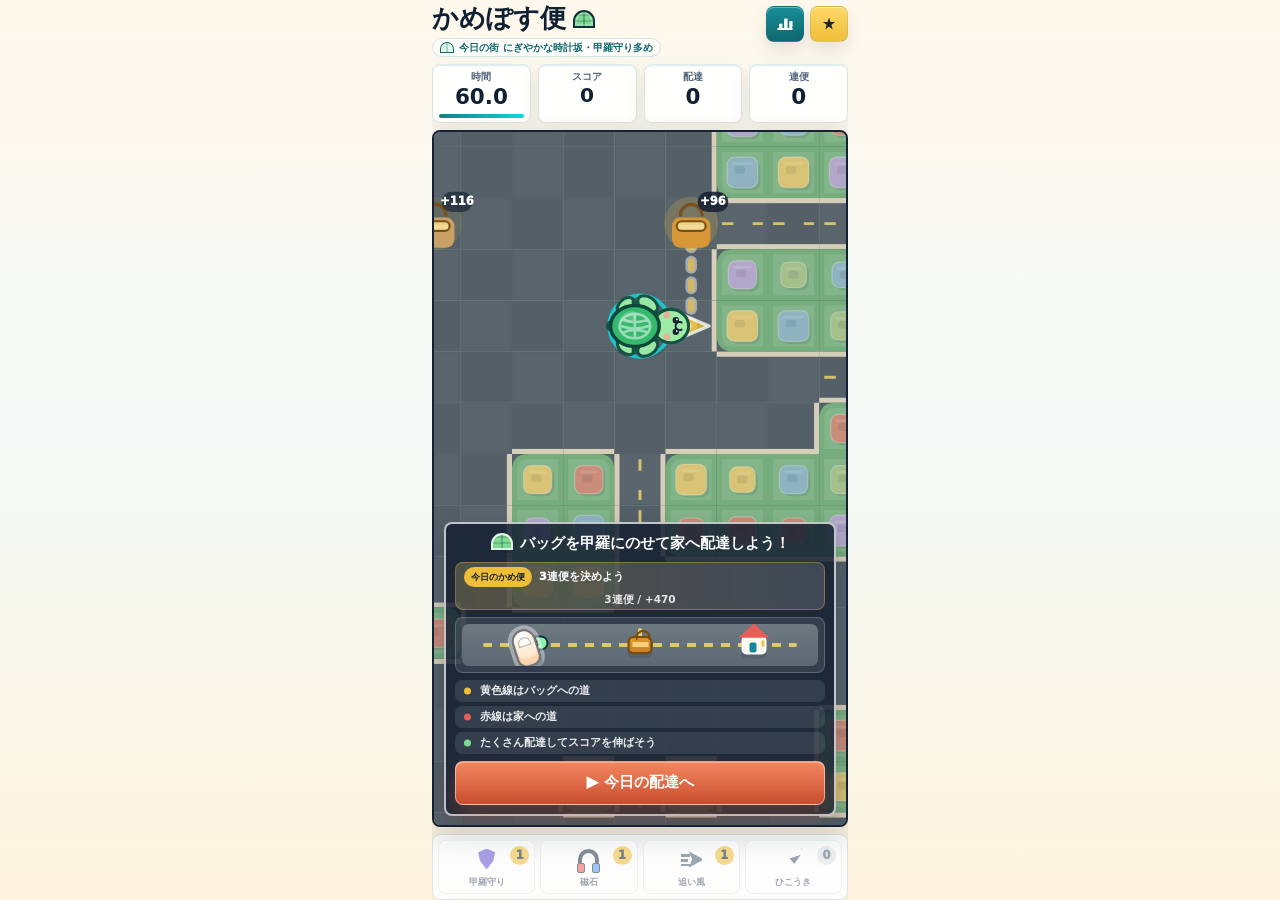
<file: index.html>
<!doctype html>
<html lang="ja">
  <head>
    <meta charset="UTF-8" />
    <meta name="viewport" content="width=device-width, initial-scale=1.0" />
    <meta name="robots" content="index,follow" />
    <meta name="theme-color" content="#128994" />
    <meta name="application-name" content="かめぽす便" />
    <meta
      name="kameposu-ranking-api"
      content="https://aepmulwggolnvnubsvfo.supabase.co/functions/v1/ranking"
    />
    <meta name="apple-mobile-web-app-title" content="かめぽす便" />
    <meta name="apple-mobile-web-app-capable" content="yes" />
    <meta name="apple-mobile-web-app-status-bar-style" content="default" />
    <meta name="format-detection" content="telephone=no" />
    <meta
      name="description"
      content="かめぽす便は、カメの配達員が日替わりの街でバッグを拾って家へ届ける無料ブラウザゲームです。1分で遊べるスマホ向けの配達アクションです。"
    />
    <meta
      name="keywords"
      content="かめぽす便,カメ,配達ゲーム,アクションゲーム,スマホゲーム,ブラウザゲーム,無料ゲーム"
    />
    <meta property="og:locale" content="ja_JP" />
    <meta property="og:type" content="website" />
    <meta property="og:site_name" content="かめぽす便" />
    <meta
      property="og:title"
      content="かめぽす便 | 1分で遊べるカメの配達ゲーム"
    />
    <meta
      property="og:description"
      content="カメの配達員がバッグを拾って家へ届ける、スマホ向けの無料ブラウザゲーム。ログインなしですぐ遊べます。"
    />
    <meta property="og:url" content="https://24-105.github.io/kameposu/" />
    <meta
      property="og:image"
      content="https://24-105.github.io/kameposu/favicon.svg"
    />
    <meta property="og:image:alt" content="かめぽす便のアプリアイコン" />
    <meta name="twitter:card" content="summary" />
    <meta
      name="twitter:title"
      content="かめぽす便 | 1分で遊べるカメの配達ゲーム"
    />
    <meta
      name="twitter:description"
      content="カメの配達員がバッグを拾って家へ届ける、スマホ向けの無料ブラウザゲーム。"
    />
    <meta
      name="twitter:image"
      content="https://24-105.github.io/kameposu/favicon.svg"
    />
    <title>かめぽす便 | 1分で遊べるカメの配達ゲーム</title>
    <link rel="canonical" href="https://24-105.github.io/kameposu/" />
    <link rel="icon" href="./favicon.svg" type="image/svg+xml" />
    <link rel="manifest" href="./site.webmanifest" />
    <link rel="stylesheet" href="./src/styles.css" />
    <script type="application/ld+json">
      {
        "@context": "https://schema.org",
        "@type": "VideoGame",
        "name": "かめぽす便",
        "alternateName": "1分で遊べるカメの配達ゲーム",
        "description": "カメの配達員が日替わりの街でバッグを拾って家へ届ける、スマホ向けの無料ブラウザゲームです。",
        "url": "https://24-105.github.io/kameposu/",
        "image": "https://24-105.github.io/kameposu/favicon.svg",
        "applicationCategory": "GameApplication",
        "operatingSystem": "iOS, Android, Web",
        "gamePlatform": ["Web browser", "Mobile browser"],
        "inLanguage": "ja",
        "genre": [
          "配達ゲーム",
          "アクションゲーム",
          "タイムアタック",
          "ブラウザゲーム",
          "スマホゲーム"
        ],
        "playMode": "SinglePlayer",
        "isAccessibleForFree": true,
        "offers": {
          "@type": "Offer",
          "price": "0",
          "priceCurrency": "JPY"
        }
      }
    </script>
    <!-- Google tag (gtag.js) -->
    <script
      async
      src="https://www.googletagmanager.com/gtag/js?id=G-HR4RD542JC"
    ></script>
    <script>
      window.dataLayer = window.dataLayer || [];
      function gtag() {
        dataLayer.push(arguments);
      }
      gtag("js", new Date());

      gtag("config", "G-HR4RD542JC");
    </script>
  </head>
  <body>
    <main class="app-shell">
      <section class="game-column" aria-label="かめぽす便">
        <header class="top-bar">
          <div>
            <h1>かめぽす便</h1>
            <p id="dateLabel" class="date-label"></p>
          </div>
          <div class="top-actions">
            <button
              id="homeRankingButton"
              class="guide-action guide-action-ranking"
              type="button"
              data-copy="ui.ranking"
              data-copy-aria-label="ui.rankingAria"
            ></button>
            <button
              id="recommendButton"
              class="guide-action guide-action-recommend"
              type="button"
              data-copy="ui.recommendations"
              data-copy-aria-label="ui.recommendationsAria"
            ></button>
            <button
              id="startButton"
              class="primary-button"
              type="button"
              data-copy="buttons.todayDelivery"
            ></button>
          </div>
        </header>

        <div class="hud" aria-label="かめ便の状況">
          <div class="time-card">
            <span data-copy="ui.time"></span>
            <strong id="timeValue">60.0</strong>
            <div id="timeGauge" class="time-gauge" aria-hidden="true">
              <i></i>
            </div>
          </div>
          <div class="score-card">
            <span data-copy="terms.score"></span>
            <strong id="scoreValue">0</strong>
            <small id="scoreGoal" class="score-goal" aria-hidden="true"></small>
            <small
              id="scoreDelta"
              class="score-delta"
              aria-hidden="true"
            ></small>
          </div>
          <div>
            <span data-copy="terms.delivery"></span>
            <strong id="deliveryValue">0</strong>
          </div>
          <div class="combo-card">
            <span data-copy="terms.combo"></span>
            <strong id="comboValue">0</strong>
            <div id="comboMeter" class="combo-meter" aria-hidden="true">
              <i></i>
              <i></i>
              <i></i>
            </div>
          </div>
        </div>

        <div class="canvas-wrap">
          <canvas
            id="gameCanvas"
            width="420"
            height="400"
            aria-label="かめぽす便のゲーム画面"
          >
            かめぽす便は、日替わりの街でバッグを拾って家へ届ける1分間の無料ブラウザゲームです。
          </canvas>
          <div id="startGuide" class="start-guide" aria-live="polite">
            <strong data-copy="ui.guideTitle"></strong>
            <div class="guide-story" aria-label="今日のかめ便">
              <span data-copy="ui.dailyMission"></span>
              <strong id="guideStoryCopy">バッグを家へ配達しよう</strong>
              <small id="guideMissionMeta">3件配達 / +300</small>
            </div>
            <div class="guide-demo" data-copy-aria-label="ui.guideDemoAria">
              <div class="guide-demo-map" aria-hidden="true">
                <span class="guide-demo-road guide-demo-road-horizontal"></span>
                <span class="guide-demo-road guide-demo-road-vertical"></span>
                <span class="guide-demo-route guide-demo-route-pickup"></span>
                <span class="guide-demo-route guide-demo-route-delivery"></span>
                <span class="guide-demo-trace"></span>
                <span class="guide-demo-finger"></span>
                <span class="guide-demo-turtle"></span>
                <span class="guide-demo-package"></span>
                <span class="guide-demo-home"></span>
              </div>
            </div>
            <div class="guide-rules" aria-label="基本ルール">
              <span data-copy="guideRules.pickup"></span>
              <span data-copy="guideRules.delivery"></span>
              <span data-copy="guideRules.goal"></span>
            </div>
            <button
              id="guideStartButton"
              class="guide-start-button"
              type="button"
              data-copy="buttons.todayDelivery"
            ></button>
          </div>
          <div id="countdownOverlay" class="countdown-overlay is-hidden"></div>
          <div
            id="pauseOverlay"
            class="pause-overlay is-hidden"
            aria-live="polite"
          >
            <div class="pause-panel">
              <h2 data-copy="ui.pauseTitle"></h2>
              <div class="pause-guide" aria-label="ルール説明">
                <strong data-copy="ui.guideTitle"></strong>
                <div class="guide-demo" data-copy-aria-label="ui.guideDemoAria">
                  <div class="guide-demo-map" aria-hidden="true">
                    <span
                      class="guide-demo-road guide-demo-road-horizontal"
                    ></span>
                    <span
                      class="guide-demo-road guide-demo-road-vertical"
                    ></span>
                    <span
                      class="guide-demo-route guide-demo-route-pickup"
                    ></span>
                    <span
                      class="guide-demo-route guide-demo-route-delivery"
                    ></span>
                    <span class="guide-demo-trace"></span>
                    <span class="guide-demo-finger"></span>
                    <span class="guide-demo-turtle"></span>
                    <span class="guide-demo-package"></span>
                    <span class="guide-demo-home"></span>
                  </div>
                </div>
                <div class="guide-rules" data-copy-aria-label="ui.rulesAria">
                  <span data-copy="guideRules.pickup"></span>
                  <span data-copy="guideRules.delivery"></span>
                  <span data-copy="guideRules.goal"></span>
                </div>
                <div class="control-mode-switch" aria-label="操作方法">
                  <span data-copy="ui.controls"></span>
                  <button
                    type="button"
                    data-control-mode-option="drag"
                    data-copy="ui.dragControl"
                    data-copy-aria-label="ui.dragControlAria"
                    aria-pressed="true"
                  ></button>
                  <button
                    type="button"
                    data-control-mode-option="pad"
                    data-copy="ui.padControl"
                    data-copy-aria-label="ui.padControlAria"
                    aria-pressed="false"
                  ></button>
                </div>
              </div>
              <div class="pause-actions">
                <button
                  id="resumeButton"
                  class="primary-button"
                  type="button"
                  data-copy="buttons.resume"
                ></button>
                <button
                  id="pauseRetryButton"
                  class="secondary-button"
                  type="button"
                  data-copy="buttons.restart"
                ></button>
              </div>
              <div class="pause-menu-actions" aria-label="一時停止中のメニュー">
                <button
                  id="pauseRankingButton"
                  class="guide-action guide-action-ranking"
                  type="button"
                >
                  <span
                    class="pause-action-label"
                    data-copy="ui.ranking"
                  ></span>
                </button>
                <button
                  id="pauseRecommendButton"
                  class="guide-action guide-action-recommend"
                  type="button"
                >
                  <span
                    class="pause-action-label"
                    data-copy="ui.recommendations"
                  ></span>
                </button>
              </div>
            </div>
          </div>
        </div>

        <div id="stickPad" class="stick-pad" aria-label="下部スティック操作">
          <button type="button" data-dir="up" aria-label="上へ進む">▲</button>
          <button type="button" data-dir="left" aria-label="左へ進む">◀</button>
          <button type="button" data-dir="down" aria-label="下へ進む">▼</button>
          <button type="button" data-dir="right" aria-label="右へ進む">
            ▶
          </button>
        </div>

        <div id="itemBar" class="item-bar" aria-label="カメ配達員の道具">
          <button
            class="item-button"
            type="button"
            data-manual-item="shield"
            aria-label="甲羅守りを使う"
            disabled
          >
            <span class="item-icon item-icon-shield" aria-hidden="true"></span>
            <span data-copy="ui.shellGuard"></span>
            <strong data-item-count>1</strong>
          </button>
          <button
            class="item-button"
            type="button"
            data-manual-item="magnet"
            aria-label="磁石を使う"
            disabled
          >
            <span class="item-icon item-icon-magnet" aria-hidden="true"></span>
            <span data-copy="ui.magnet"></span>
            <strong data-item-count>1</strong>
          </button>
          <button
            class="item-button"
            type="button"
            data-manual-item="turbo"
            aria-label="追い風を使う"
            disabled
          >
            <span class="item-icon item-icon-bolt" aria-hidden="true"></span>
            <span data-copy="ui.tailwind"></span>
            <strong data-item-count>1</strong>
          </button>
          <button
            class="item-button"
            type="button"
            data-manual-item="flight"
            aria-label="ひこうきを使う"
            disabled
          >
            <span class="item-icon item-icon-flight" aria-hidden="true"></span>
            <span data-copy="ui.airplane"></span>
            <strong data-item-count>0</strong>
          </button>
        </div>
      </section>

      <section id="menuScreen" class="menu-screen is-hidden" aria-live="polite">
        <div class="menu-panel">
          <div class="menu-heading">
            <h2 id="menuTitle" data-copy="ui.ranking"></h2>
            <button
              id="menuCloseButton"
              class="secondary-button menu-close-button"
              type="button"
              data-copy="buttons.back"
            ></button>
          </div>

          <div id="menuRankingPanel" class="menu-content">
            <section class="ranking-block">
              <div class="section-heading">
                <h2 data-copy="ui.todayRanking"></h2>
              </div>
              <ol id="homeTodayRanking" class="ranking-list"></ol>
            </section>

            <section class="ranking-block">
              <div class="section-heading">
                <h2 data-copy="result.weeklyChampion"></h2>
              </div>
              <div id="homeWeekRanking" class="week-list"></div>
            </section>
          </div>

          <div id="menuRecommendPanel" class="menu-content" hidden>
            <section
              class="recommend-block"
              data-copy-aria-label="ui.recommendBlockAria"
            >
              <div class="recommend-heading">
                <span data-copy="ui.nextPlay"></span>
                <strong data-copy="ui.mobileGames"></strong>
              </div>
              <div class="recommend-list">
                <a
                  class="recommend-card"
                  href="https://24-105.github.io/classic-single-obstacle-ride/"
                  target="_blank"
                  rel="noopener noreferrer"
                  data-copy-aria-label="ui.recommendCardAria"
                >
                  <span class="recommend-card-art" aria-hidden="true">
                    <img
                      class="recommend-favicon"
                      src="[data-uri]"
                      alt=""
                      width="36"
                      height="36"
                      decoding="async"
                    />
                  </span>
                  <span class="recommend-card-copy">
                    <em></em>
                    <strong></strong>
                    <small></small>
                  </span>
                  <b aria-hidden="true" data-copy="ui.play"></b>
                </a>
                <a
                  class="recommend-card"
                  href="https://24-105.github.io/machi-narabe/"
                  target="_blank"
                  rel="noopener noreferrer"
                  data-copy-aria-label="ui.recommendCardAria"
                >
                  <span
                    class="recommend-card-art recommend-card-art-city"
                    aria-hidden="true"
                  >
                    <img
                      class="recommend-favicon"
                      src="[data-uri]"
                      alt=""
                      width="36"
                      height="36"
                      decoding="async"
                    />
                  </span>
                  <span class="recommend-card-copy">
                    <em></em>
                    <strong></strong>
                    <small></small>
                  </span>
                  <b aria-hidden="true" data-copy="ui.play"></b>
                </a>
                <a
                  class="recommend-card"
                  href="https://24-105.github.io/hitoyo-saisyucho/"
                  target="_blank"
                  rel="noopener noreferrer"
                  data-copy-aria-label="ui.recommendCardAria"
                >
                  <span
                    class="recommend-card-art recommend-card-art-night"
                    aria-hidden="true"
                  >
                    <img
                      class="recommend-favicon"
                      src="[data-uri]"
                      alt=""
                      width="36"
                      height="36"
                      decoding="async"
                    />
                  </span>
                  <span class="recommend-card-copy">
                    <em></em>
                    <strong></strong>
                    <small></small>
                  </span>
                  <b aria-hidden="true" data-copy="ui.play"></b>
                </a>
              </div>
            </section>
          </div>
        </div>
      </section>

      <section
        id="gameSetScreen"
        class="game-set-screen is-hidden"
        aria-live="polite"
      >
        <div class="game-set-panel">
          <div
            id="resultCelebration"
            class="result-celebration is-hidden"
            aria-hidden="true"
          ></div>
          <div class="game-set-heading">
            <div>
              <div class="result-headline">
                <h2 data-copy="result.finished"></h2>
                <strong id="resultGrade" class="result-grade grade-d"
                  ><span data-copy="ui.rank"></span><b>D</b></strong
                >
              </div>
              <div class="result-name-line">
                <span data-copy="ui.turtleCourier"></span>
                <strong id="resultName">-</strong>
              </div>
              <p id="resultMissionLine" class="result-mission-line">
                今日のかめ便
              </p>
              <span
                id="resultBestBadge"
                class="result-best-badge is-hidden"
                data-copy="result.bestUpdated"
              ></span>
              <div id="resultShareBox" class="result-share-box is-hidden">
                <button
                  id="resultShareButton"
                  type="button"
                  data-copy="share.button"
                ></button>
                <button
                  id="resultShareImageButton"
                  class="result-share-image-button"
                  type="button"
                  data-copy="share.imageButton"
                ></button>
                <span id="resultShareStatus" aria-live="polite"></span>
              </div>
            </div>
          </div>

          <div class="result-insight">
            <div>
              <span data-copy="ui.todayRanking"></span>
              <strong id="resultRank">-</strong>
            </div>
            <div class="result-score-hero">
              <span data-copy="terms.score"></span>
              <strong id="resultScoreHero">0</strong>
            </div>
            <p id="resultGap">-</p>
          </div>

          <div class="result-retry-dock">
            <button
              id="retryButton"
              class="primary-button retry-dock-button"
              type="button"
              data-copy="buttons.retry"
            ></button>
          </div>

          <p id="resultTip" class="result-tip">-</p>

          <section
            class="result-next-card"
            data-copy-aria-label="ui.resultTargetAria"
          >
            <div class="result-next-heading">
              <span data-copy="ui.nextDelivery"></span>
              <strong data-copy="ui.turtleMemo"></strong>
            </div>
            <div
              id="resultNextMoves"
              class="retry-cues"
              data-copy-aria-label="ui.resultTargetAria"
            ></div>
          </section>

          <div
            class="result-tabs"
            role="tablist"
            data-copy-aria-label="ui.resultTabsAria"
          >
            <button
              id="resultTabSummary"
              class="result-tab is-active"
              type="button"
              role="tab"
              data-result-tab="summary"
              aria-selected="true"
              aria-controls="resultSummaryPanel"
              data-copy="ui.deliveryMemo"
            ></button>
            <button
              id="resultTabRanking"
              class="result-tab"
              type="button"
              role="tab"
              data-result-tab="ranking"
              aria-selected="false"
              aria-controls="resultRankingPanel"
              data-copy="ui.ranking"
            ></button>
          </div>

          <section
            id="resultSummaryPanel"
            class="result-tab-panel"
            role="tabpanel"
            aria-labelledby="resultTabSummary"
          >
            <div
              id="resultHighlights"
              class="highlight-strip"
              data-copy-aria-label="ui.highlightsAria"
            ></div>
            <div
              id="resultMedals"
              class="medal-strip"
              data-copy-aria-label="ui.medalsAria"
            ></div>

            <button
              id="resultDetailToggle"
              class="detail-toggle"
              type="button"
              aria-expanded="false"
              aria-controls="resultDetailPanel"
              data-copy="ui.detailOpen"
            ></button>

            <div id="resultDetailPanel" class="detail-panel" hidden>
              <div class="best-strip">
                <div>
                  <span data-copy="ui.bestScore"></span>
                  <strong id="resultSessionBest">0</strong>
                </div>
                <div>
                  <span
                    id="resultBestDeltaLabel"
                    data-copy="result.bestTarget"
                  ></span>
                  <strong id="resultBestDelta">-</strong>
                </div>
              </div>

              <div class="result-divider">
                <span data-copy="ui.scoreBreakdown"></span>
              </div>

              <div
                id="resultBreakdown"
                class="score-breakdown"
                data-copy-aria-label="ui.scoreBreakdown"
              ></div>

              <div class="result-grid">
                <div>
                  <span data-copy="ui.deliveryCount"></span>
                  <strong id="resultDeliveries">0</strong>
                </div>
                <div>
                  <span data-copy="ui.maxCombo"></span>
                  <strong id="resultCombo">0</strong>
                </div>
                <div>
                  <span data-copy="ui.clock"></span>
                  <strong id="resultItemClock">0</strong>
                </div>
                <div>
                  <span data-copy="ui.shellGuard"></span>
                  <strong id="resultItemShield">0</strong>
                </div>
                <div>
                  <span data-copy="ui.magnet"></span>
                  <strong id="resultItemMagnet">0</strong>
                </div>
                <div>
                  <span data-copy="ui.tailwind"></span>
                  <strong id="resultItemTurbo">0</strong>
                </div>
                <div>
                  <span data-copy="ui.airplane"></span>
                  <strong id="resultItemFlight">0</strong>
                </div>
                <div>
                  <span data-copy="ui.star"></span>
                  <strong id="resultItemStar">0</strong>
                </div>
                <div>
                  <span data-copy="ui.bumps"></span>
                  <strong id="resultCollisions">0</strong>
                </div>
                <div>
                  <span data-copy="ui.nearMiss"></span>
                  <strong id="resultNearMisses">0</strong>
                </div>
                <div>
                  <span data-copy="ui.totalDeliveries"></span>
                  <strong id="resultTotalDeliveries">0</strong>
                </div>
                <div>
                  <span data-copy="ui.totalPlays"></span>
                  <strong id="resultTotalPlays">0</strong>
                </div>
              </div>
            </div>
          </section>

          <section
            id="resultRankingPanel"
            class="result-tab-panel"
            role="tabpanel"
            aria-labelledby="resultTabRanking"
            hidden
          >
            <section class="ranking-block">
              <div class="section-heading">
                <h2 data-copy="ui.todayRanking"></h2>
              </div>
              <ol id="todayRanking" class="ranking-list"></ol>
            </section>

            <section class="ranking-block">
              <div class="section-heading">
                <h2 data-copy="result.weeklyChampion"></h2>
              </div>
              <div id="weekRanking" class="week-list"></div>
            </section>
          </section>

          <section
            class="recommend-block result-recommend-block"
            data-copy-aria-label="ui.recommendBlockAria"
          >
            <div class="recommend-heading">
              <span data-copy="ui.nextPlay"></span>
              <strong data-copy="ui.mobileGames"></strong>
            </div>
            <div class="recommend-list">
              <a
                class="recommend-card"
                href="https://24-105.github.io/classic-single-obstacle-ride/"
                target="_blank"
                rel="noopener noreferrer"
                data-copy-aria-label="ui.recommendCardAria"
              >
                <span class="recommend-card-art" aria-hidden="true">
                  <img
                    class="recommend-favicon"
                    src="[data-uri]"
                    alt=""
                    width="36"
                    height="36"
                    decoding="async"
                  />
                </span>
                <span class="recommend-card-copy">
                  <em></em>
                  <strong></strong>
                  <small></small>
                </span>
                <b aria-hidden="true" data-copy="ui.play"></b>
              </a>
              <a
                class="recommend-card"
                href="https://24-105.github.io/machi-narabe/"
                target="_blank"
                rel="noopener noreferrer"
                data-copy-aria-label="ui.recommendCardAria"
              >
                <span
                  class="recommend-card-art recommend-card-art-city"
                  aria-hidden="true"
                >
                  <img
                    class="recommend-favicon"
                    src="[data-uri]"
                    alt=""
                    width="36"
                    height="36"
                    decoding="async"
                  />
                </span>
                <span class="recommend-card-copy">
                  <em></em>
                  <strong></strong>
                  <small></small>
                </span>
                <b aria-hidden="true" data-copy="ui.play"></b>
              </a>
              <a
                class="recommend-card"
                href="https://24-105.github.io/hitoyo-saisyucho/"
                target="_blank"
                rel="noopener noreferrer"
                data-copy-aria-label="ui.recommendCardAria"
              >
                <span
                  class="recommend-card-art recommend-card-art-night"
                  aria-hidden="true"
                >
                  <img
                    class="recommend-favicon"
                    src="[data-uri]"
                    alt=""
                    width="36"
                    height="36"
                    decoding="async"
                  />
                </span>
                <span class="recommend-card-copy">
                  <em></em>
                  <strong></strong>
                  <small></small>
                </span>
                <b aria-hidden="true" data-copy="ui.play"></b>
              </a>
            </div>
          </section>

          <p class="thanks-card">
            <span data-copy="ui.thanks"></span>
          </p>
        </div>
      </section>
    </main>

    <script defer src="./src/copy.js"></script>
    <script defer src="./src/main.js"></script>
  </body>
</html>
</file>
<file: src/styles.css>
:root {
  color-scheme: light;
  --ink: #102033;
  --muted: #52647a;
  --paper: #fff8ec;
  --panel: #ffffff;
  --line: #dfe5dd;
  --road: #3f4c57;
  --road-line: #f1d76d;
  --park: #80c98d;
  --teal: #128994;
  --teal-dark: #0f6870;
  --cta: #ef6b3b;
  --cta-dark: #c84d2e;
  --coral: #e85d56;
  --saffron: #f0bf39;
  --violet: #6658d3;
  --shadow: 0 14px 32px rgb(20 32 50 / 16%);
  font-family:
    "Hiragino Maru Gothic ProN", "Yu Gothic", "Meiryo", system-ui, -apple-system,
    BlinkMacSystemFont, "Segoe UI",
    sans-serif;
}

* {
  box-sizing: border-box;
}

html,
body {
  min-width: 320px;
  height: 100%;
  min-height: 100%;
  margin: 0;
}

body {
  color: var(--ink);
  background: linear-gradient(180deg, #fff8ec 0%, #f4fbf8 48%, #fff4df 100%);
  overflow: hidden;
}

body.show-results,
body.show-menu {
  background: linear-gradient(180deg, #f4fbf8 0%, #ffffff 42%, #f8fbf4 100%);
  overflow-y: auto;
}

button,
canvas {
  touch-action: none;
}

button {
  display: grid;
  place-items: center;
  font: inherit;
  text-align: center;
}

.app-shell {
  display: grid;
  width: min(430px, 100%);
  max-width: 100vw;
  height: 100vh;
  height: 100svh;
  height: 100dvh;
  min-height: 560px;
  padding: 4px 7px max(0px, env(safe-area-inset-bottom));
  margin: 0 auto;
}

body.show-results .app-shell {
  display: block;
  height: auto;
  min-height: 100dvh;
  padding-inline: 0;
}

body.show-menu .app-shell {
  display: block;
  height: auto;
  min-height: 100dvh;
}

body.show-results .game-column,
body.show-menu .game-column,
body.show-menu .game-set-screen {
  display: none;
}

.game-column {
  display: grid;
  grid-template-rows: auto auto minmax(0, 1fr) auto;
  gap: 7px;
  height: 100%;
  min-height: 0;
  min-width: 0;
  overflow: hidden;
  user-select: none;
  -webkit-touch-callout: none;
  -webkit-user-select: none;
}

.top-bar {
  position: relative;
  display: grid;
  grid-template-columns: minmax(0, 1fr);
  align-items: center;
  gap: 8px;
}

.top-bar > div:first-child {
  display: grid;
  min-width: 0;
  align-content: center;
  justify-items: start;
  padding-right: 96px;
}

.top-actions {
  position: fixed;
  top: 6px;
  right: max(7px, calc((100vw - 430px) / 2 + 7px));
  z-index: 20;
  display: flex;
  align-items: center;
  gap: 6px;
  min-width: 0;
}

.top-actions .guide-action {
  width: 38px;
  min-width: 38px;
  min-height: 36px;
  overflow: hidden;
  padding: 0;
  border-color: rgb(21 127 135 / 16%);
  box-shadow:
    0 8px 16px rgb(20 32 50 / 10%),
    inset 0 1px 0 rgb(255 255 255 / 34%);
  font-size: 0;
}

.top-actions .guide-action::before {
  left: 50%;
  transform: translate(-50%, -50%) scale(0.86);
}

.top-actions .guide-action-ranking::after {
  left: 50%;
  transform: translate(-50%, 6px) scaleX(0.86);
}

h1,
h2,
p {
  margin: 0;
}

h1 {
  overflow: hidden;
  font-size: clamp(1.22rem, 5.6vw, 1.62rem);
  line-height: 1.08;
  text-overflow: clip;
  white-space: nowrap;
}

h1::after {
  display: inline-block;
  width: 18px;
  height: 14px;
  margin-left: 7px;
  border: 2px solid #10313a;
  border-radius: 999px 999px 8px 8px;
  background:
    linear-gradient(90deg, transparent 44%, rgb(16 49 58 / 28%) 44% 56%, transparent 56%),
    repeating-linear-gradient(0deg, transparent 0 4px, rgb(16 49 58 / 18%) 4px 6px),
    #7dda91;
  box-shadow: inset 0 0 0 2px rgb(255 255 255 / 24%);
  content: "";
  vertical-align: -1px;
}

h2 {
  font-size: 1.5rem;
  line-height: 1.05;
}

.date-label {
  display: inline-grid;
  grid-auto-flow: column;
  align-items: center;
  gap: 5px;
  max-width: 100%;
  min-height: 18px;
  margin-top: 6px;
  padding: 3px 7px;
  border: 1px solid rgb(21 127 135 / 18%);
  border-radius: 999px;
  color: var(--teal-dark);
  background: rgb(255 255 255 / 70%);
  font-size: 0.64rem;
  font-weight: 900;
  line-height: 1;
  overflow: hidden;
  place-items: center;
  text-align: center;
  text-overflow: clip;
  white-space: nowrap;
}

.date-label::before {
  width: 12px;
  height: 9px;
  border: 1.5px solid currentColor;
  border-radius: 999px 999px 5px 5px;
  background:
    linear-gradient(90deg, transparent 44%, rgb(21 127 135 / 28%) 44% 56%, transparent 56%),
    #dff8e7;
  content: "";
}

.primary-button {
  border: 0;
  border-radius: 8px;
  color: white;
  background: linear-gradient(180deg, var(--cta), var(--cta-dark));
  box-shadow:
    0 10px 20px rgb(239 107 59 / 24%),
    inset 0 1px 0 rgb(255 255 255 / 28%);
  cursor: pointer;
  font-weight: 1000;
}

.secondary-button {
  min-width: 104px;
  min-height: 48px;
  padding: 0 14px;
  border: 1px solid rgb(16 32 51 / 16%);
  border-radius: 8px;
  color: var(--ink);
  background: #ffffff;
  box-shadow:
    0 10px 20px rgb(16 32 51 / 12%),
    inset 0 1px 0 rgb(255 255 255 / 76%);
  cursor: pointer;
  font-weight: 1000;
}

.primary-button {
  min-width: 88px;
  min-height: 44px;
  padding: 0 13px;
  font-size: 0.9rem;
}

.primary-button:hover,
.primary-button:focus-visible {
  background: var(--cta-dark);
}

.primary-button:disabled {
  opacity: 0.76;
}

.primary-button.is-guide-hidden {
  display: none;
  pointer-events: none;
}

.hud {
  display: grid;
  grid-template-columns: repeat(4, minmax(0, 1fr));
  gap: 7px;
}

.game-column[data-run-status="running"],
.game-column[data-run-status="countdown"] {
  gap: 5px;
}

.game-column[data-run-status="running"] .top-bar,
.game-column[data-run-status="countdown"] .top-bar {
  gap: 6px;
}

.game-column[data-run-status="running"] .top-actions .guide-action,
.game-column[data-run-status="countdown"] .top-actions .guide-action {
  display: none;
}

.game-column[data-run-status="finishing"] .top-actions {
  display: none;
}

.game-column[data-run-status="running"] h1,
.game-column[data-run-status="countdown"] h1 {
  font-size: clamp(1rem, 4.5vw, 1.24rem);
}

.game-column[data-run-status="running"] .date-label,
.game-column[data-run-status="countdown"] .date-label {
  min-height: 16px;
  margin-top: 3px;
  padding: 2px 6px;
  font-size: 0.56rem;
}

.game-column[data-run-status="running"] .primary-button,
.game-column[data-run-status="countdown"] .primary-button {
  min-width: 74px;
  min-height: 38px;
  padding-inline: 10px;
  font-size: 0.78rem;
}

.game-column[data-run-status="running"] .hud,
.game-column[data-run-status="countdown"] .hud {
  gap: 5px;
}

.game-column[data-run-status="running"] .hud > div,
.game-column[data-run-status="countdown"] .hud > div {
  min-height: 38px;
  padding: 4px 5px;
  border-top-width: 1px;
}

.game-column[data-run-status="running"] .hud > div.time-card,
.game-column[data-run-status="countdown"] .hud > div.time-card {
  padding-bottom: 8px;
}

.game-column[data-run-status="running"] .hud span,
.game-column[data-run-status="countdown"] .hud span {
  font-size: 0.56rem;
}

.game-column[data-run-status="running"] .hud strong,
.game-column[data-run-status="countdown"] .hud strong {
  font-size: clamp(0.96rem, 5.4vw, 1.16rem);
}

.game-column[data-run-status="running"] .score-card strong,
.game-column[data-run-status="countdown"] .score-card strong {
  font-size: clamp(0.9rem, 5vw, 1.08rem);
}

.game-column[data-run-status="running"] .score-goal {
  font-size: 0.5rem;
}

.hud > div,
.item-bar,
.ranking-block,
.game-set-panel {
  border: 1px solid var(--line);
  border-radius: 8px;
  background: rgb(255 255 255 / 92%);
  box-shadow: 0 8px 22px rgb(20 32 50 / 8%);
}

.hud > div {
  position: relative;
  display: grid;
  grid-template-rows: minmax(11px, auto) auto;
  min-width: 0;
  min-height: 43px;
  align-content: start;
  justify-items: center;
  row-gap: 2px;
  padding: 5px 6px;
  border-top: 2px solid rgb(21 127 135 / 14%);
  overflow: hidden;
  text-align: center;
}

.hud > div.time-card {
  grid-template-rows: minmax(11px, auto) auto auto;
  padding-bottom: 9px;
}

.hud > div > span:first-child {
  display: grid;
  min-height: 11px;
  place-items: center;
}

.hud > div.time-card.is-last-spurt {
  border-color: rgb(232 93 86 / 42%);
  background: #fff1ea;
  box-shadow:
    0 8px 22px rgb(232 93 86 / 18%),
    inset 0 0 0 1px rgb(232 93 86 / 16%);
}

.hud > div.is-danger {
  border-color: rgb(232 93 86 / 30%);
  background: #fff4f0;
}

.hud span,
.item-button span,
.result-grid span {
  display: block;
  color: var(--muted);
  font-size: 0.64rem;
  font-weight: 1000;
  letter-spacing: 0;
  line-height: 1.05;
}

.hud strong {
  display: block;
  margin-top: 2px;
  font-size: clamp(1.08rem, 6.7vw, 1.34rem);
  line-height: 1;
  white-space: nowrap;
}

.score-card {
  transition:
    border-color 120ms ease,
    background 120ms ease,
    box-shadow 120ms ease;
  gap: 1px;
  padding-bottom: 4px;
}

.score-card strong {
  margin-top: 1px;
  font-size: clamp(1rem, 6.1vw, 1.26rem);
}

.score-card.is-score-pop {
  border-color: rgb(240 191 57 / 48%);
  background: #fff8df;
  box-shadow:
    0 8px 22px rgb(240 191 57 / 18%),
    inset 0 0 0 1px rgb(240 191 57 / 18%);
}

.score-card.is-best-ahead {
  border-color: rgb(18 216 223 / 46%);
  background: #ebfdff;
  box-shadow:
    0 8px 22px rgb(18 216 223 / 14%),
    inset 0 0 0 1px rgb(18 216 223 / 16%);
}

.score-goal {
  position: static;
  display: block;
  max-width: 100%;
  overflow: hidden;
  color: var(--muted);
  font-size: 0.54rem;
  font-weight: 1000;
  line-height: 1;
  text-align: center;
  text-overflow: clip;
  white-space: nowrap;
}

.score-goal:empty {
  display: none;
}

.score-card.is-best-ahead .score-goal {
  color: var(--teal-dark);
}

.score-delta {
  position: absolute;
  top: 6px;
  right: 6px;
  color: #7c4a00;
  font-size: 0.68rem;
  font-weight: 1000;
  line-height: 1;
  transform: translateY(0);
  transition:
    opacity 120ms ease,
    transform 120ms ease;
}

.score-delta:empty {
  opacity: 0;
  transform: translateY(-5px);
}

.score-delta.is-negative {
  color: var(--coral);
}

.time-gauge {
  position: absolute;
  right: 6px;
  bottom: 4px;
  left: 6px;
  height: 4px;
  border-radius: 999px;
  background: rgb(20 32 50 / 10%);
}

.time-gauge i {
  display: block;
  width: 100%;
  height: 100%;
  border-radius: inherit;
  background: linear-gradient(90deg, #157f87, #12d8df);
  transform-origin: left center;
  transition:
    background 140ms ease,
    transform 110ms linear;
}

.time-card.is-warning .time-gauge i {
  background: linear-gradient(90deg, #f0bf39, #f58d4f);
}

.time-card.is-danger .time-gauge i {
  background: linear-gradient(90deg, #e85d56, #ff9a7a);
}

.combo-meter {
  display: grid;
  grid-template-columns: repeat(3, 1fr);
  gap: 3px;
  margin-top: 4px;
}

.combo-card {
  transition:
    border-color 140ms ease,
    background 140ms ease,
    box-shadow 140ms ease;
}

.combo-card.is-near-rush {
  border-color: rgb(240 191 57 / 50%);
  background: #fff8df;
  box-shadow:
    0 8px 22px rgb(240 191 57 / 16%),
    inset 0 0 0 1px rgb(240 191 57 / 18%);
}

.combo-card.is-rush {
  border-color: rgb(18 216 223 / 48%);
  background: #ebfdff;
  box-shadow:
    0 8px 22px rgb(18 216 223 / 18%),
    inset 0 0 0 1px rgb(18 216 223 / 18%);
}

.combo-meter i {
  height: 4px;
  border-radius: 999px;
  background: rgb(20 32 50 / 12%);
}

.combo-meter i.is-filled {
  background: var(--saffron);
}

.combo-meter.is-near-rush i:not(.is-filled) {
  background: rgb(240 191 57 / 28%);
}

.combo-meter.is-rush i {
  background: #12d8df;
  box-shadow: 0 0 8px rgb(18 216 223 / 48%);
}

.canvas-wrap {
  position: relative;
  overflow: hidden;
  width: 100%;
  height: 100%;
  min-height: 0;
  border: 2px solid #152235;
  border-radius: 8px;
  background: #7dc98b;
  box-shadow:
    var(--shadow),
    inset 0 0 0 1px rgb(255 255 255 / 16%);
  transition: box-shadow 160ms ease;
}

body.is-rush .canvas-wrap {
  box-shadow:
    0 16px 38px rgb(18 216 223 / 22%),
    0 0 0 3px rgb(18 216 223 / 22%),
    inset 0 0 0 1px rgb(255 255 255 / 22%);
}

body.is-last-spurt .canvas-wrap {
  box-shadow:
    0 16px 38px rgb(232 93 86 / 20%),
    0 0 0 3px rgb(232 93 86 / 18%),
    inset 0 0 0 1px rgb(255 255 255 / 22%);
}

#gameCanvas {
  display: block;
  width: 100%;
  height: 100%;
  cursor: grab;
}

body.is-rush #gameCanvas,
#gameCanvas:active {
  cursor: grabbing;
}

.countdown-overlay {
  position: absolute;
  inset: 0;
  z-index: 1;
  display: grid;
  place-items: center;
  color: white;
  background: rgb(20 32 50 / 34%);
  font-size: clamp(4rem, 24vw, 7rem);
  font-weight: 1000;
  text-shadow: 0 7px 20px rgb(0 0 0 / 34%);
}

.countdown-overlay.is-finish {
  background:
    radial-gradient(circle at center, rgb(18 216 223 / 18%), transparent 34%),
    rgb(16 32 51 / 70%);
  font-size: clamp(2.4rem, 13vw, 4.2rem);
  letter-spacing: 0;
  animation: finish-pop 620ms ease both;
  text-shadow:
    0 4px 0 rgb(16 32 51 / 28%),
    0 16px 30px rgb(0 0 0 / 36%);
}

.pause-overlay {
  position: fixed;
  inset: 0;
  z-index: 20;
  display: grid;
  align-items: start;
  justify-items: center;
  overflow-y: auto;
  overscroll-behavior: contain;
  padding: max(12px, env(safe-area-inset-top)) 12px max(12px, env(safe-area-inset-bottom));
  background: rgb(16 32 51 / 44%);
  backdrop-filter: blur(2px);
  touch-action: pan-y;
  -webkit-overflow-scrolling: touch;
}

.pause-panel {
  display: grid;
  width: min(330px, 100%);
  gap: 12px;
  padding: 16px;
  border: 2px solid rgb(255 255 255 / 78%);
  border-radius: 8px;
  background: linear-gradient(180deg, #ffffff, #effaf8);
  box-shadow: 0 18px 42px rgb(16 32 51 / 30%);
  text-align: center;
}

.pause-overlay button {
  touch-action: manipulation;
}

.pause-panel h2 {
  color: var(--ink);
  font-size: 1.64rem;
}

.pause-guide {
  display: grid;
  gap: 7px;
  padding: 9px;
  border: 1px solid rgb(21 127 135 / 18%);
  border-radius: 8px;
  background: #f8fbfa;
  text-align: center;
}

.pause-guide > strong {
  display: grid;
  grid-auto-flow: column;
  justify-content: center;
  gap: 7px;
  min-height: 18px;
  place-items: center;
  color: var(--ink);
  font-size: 0.82rem;
  font-weight: 1000;
  line-height: 1.1;
  text-align: center;
}

.pause-guide .guide-flow {
  gap: 6px;
}

.pause-guide .guide-flow span {
  --guide-card-bg: #ffffff;
  --guide-card-border: rgb(21 127 135 / 14%);
  min-height: 32px;
  padding: 4px 6px;
  border-color: var(--guide-card-border);
  background: var(--guide-card-bg);
}

.pause-guide .guide-flow em {
  color: var(--ink);
  font-size: 0.7rem;
}

.pause-guide .guide-flow i {
  color: var(--teal-dark);
}

.pause-guide small {
  color: var(--muted);
  font-size: 0.62rem;
  font-weight: 1000;
  line-height: 1.2;
  text-align: center;
}

.pause-actions {
  display: grid;
  grid-template-columns: repeat(2, minmax(0, 1fr));
  gap: 10px;
}

.pause-actions .primary-button,
.pause-actions .secondary-button {
  width: 100%;
}

.pause-menu-actions {
  display: grid;
  grid-template-columns: repeat(2, minmax(0, 1fr));
  gap: 8px;
  padding-top: 2px;
}

.pause-menu-actions .guide-action {
  min-height: 44px;
  justify-content: center;
  padding: 0 10px;
  text-align: center;
}

.pause-action-label {
  display: block;
  width: auto;
  color: inherit;
  line-height: 1;
  text-align: center;
}

.pause-menu-actions .guide-action::before {
  left: 6px;
  top: calc(50% - 10px);
  transform: none;
}

.pause-menu-actions .guide-action-ranking::before {
  top: calc(50% - 12px);
}

.pause-menu-actions .guide-action-ranking::after {
  left: 6px;
  top: calc(50% + 6px);
  transform: none;
}

.pause-menu-actions .guide-action-recommend::before {
  left: 10px;
  top: calc(50% - 8px);
}

.start-guide {
  position: absolute;
  inset: auto 10px 9px;
  z-index: 2;
  display: grid;
  grid-template-columns: minmax(0, 1fr);
  align-items: stretch;
  gap: 7px;
  padding: 9px;
  border: 2px solid rgb(255 255 255 / 72%);
  border-radius: 8px;
  color: white;
  background: rgb(20 32 50 / 86%);
  box-shadow: 0 16px 30px rgb(20 32 50 / 28%);
  text-align: center;
}

.start-guide > strong {
  display: block;
  min-height: 22px;
  font-size: clamp(0.78rem, 3.35vw, 0.92rem);
  line-height: 1.16;
  overflow-wrap: anywhere;
  text-align: center;
}

.start-guide > strong::before,
.pause-guide > strong::before {
  width: 18px;
  height: 13px;
  border: 2px solid rgb(255 255 255 / 80%);
  border-radius: 999px 999px 7px 7px;
  background:
    linear-gradient(90deg, transparent 44%, rgb(16 49 58 / 26%) 44% 56%, transparent 56%),
    repeating-linear-gradient(0deg, transparent 0 4px, rgb(16 49 58 / 18%) 4px 6px),
    #7dda91;
  content: "";
  box-shadow: 0 3px 0 rgb(20 32 50 / 16%);
}

.pause-guide > strong::before {
  display: inline-block;
  margin-right: 7px;
  border-color: rgb(21 127 135 / 46%);
  vertical-align: -2px;
}

.start-guide > strong::before {
  display: inline-block;
  margin-right: 7px;
  vertical-align: -2px;
}

.guide-story {
  display: grid;
  grid-template-columns: auto minmax(0, 1fr);
  align-items: center;
  gap: 7px;
  min-width: 0;
  min-height: 28px;
  padding: 4px 8px;
  border: 1px solid rgb(240 191 57 / 34%);
  border-radius: 8px;
  background:
    linear-gradient(90deg, rgb(240 191 57 / 18%), rgb(255 255 255 / 8%)),
    rgb(255 255 255 / 8%);
}

.guide-story span {
  display: grid;
  min-height: 20px;
  place-items: center;
  padding: 0 7px;
  border-radius: 999px;
  color: #172330;
  background: var(--saffron);
  font-size: 0.58rem;
  font-weight: 1000;
  line-height: 1;
  white-space: nowrap;
}

.guide-story strong {
  display: block;
  min-width: 0;
  overflow: hidden;
  color: #ffffff;
  font-size: 0.7rem;
  font-weight: 1000;
  line-height: 1.18;
  text-align: left;
  text-overflow: ellipsis;
  white-space: nowrap;
}

.guide-story small {
  grid-column: 2;
  display: block;
  min-width: 0;
  overflow: hidden;
  color: rgb(255 255 255 / 82%);
  font-size: 0.58rem;
  font-weight: 1000;
  line-height: 1.08;
  text-align: left;
  text-overflow: ellipsis;
  white-space: nowrap;
}

.guide-demo {
  display: grid;
  gap: 5px;
  min-width: 0;
  padding: 6px;
  border: 1px solid rgb(255 255 255 / 20%);
  border-radius: 8px;
  background: rgb(255 255 255 / 10%);
}

.guide-demo-map {
  position: relative;
  min-height: 42px;
  overflow: hidden;
  border-radius: 7px;
  background:
    linear-gradient(rgb(255 255 255 / 14%), rgb(255 255 255 / 4%)),
    #56636d;
}

.guide-demo-road {
  position: absolute;
  border-radius: 999px;
  background:
    repeating-linear-gradient(
      90deg,
      #f1d76d 0 9px,
      transparent 9px 17px
    );
  opacity: 0.86;
}

.guide-demo-road-horizontal {
  left: 6%;
  right: 6%;
  top: calc(50% - 2px);
  height: 4px;
}

.guide-demo-road-vertical {
  left: calc(50% - 2px);
  top: 9%;
  bottom: 9%;
  width: 4px;
  background:
    repeating-linear-gradient(
      180deg,
      #f1d76d 0 9px,
      transparent 9px 17px
    );
}

.guide-demo-route {
  position: absolute;
  top: calc(50% - 4px);
  z-index: 1;
  height: 8px;
  border-radius: 999px;
  transform: scaleX(0);
  transform-origin: left center;
}

.guide-demo-route-pickup {
  left: 18%;
  width: 32%;
  background: var(--saffron);
  box-shadow: 0 0 0 3px rgb(240 191 57 / 16%);
  animation: guide-demo-route 4.4s ease-in-out infinite;
}

.guide-demo-route-delivery {
  left: 50%;
  width: 31%;
  background: var(--coral);
  box-shadow: 0 0 0 3px rgb(232 93 86 / 16%);
  animation: guide-demo-route 4.4s ease-in-out 1.85s infinite;
}

.guide-demo-trace {
  position: absolute;
  left: 18%;
  top: calc(50% - 9px);
  z-index: 3;
  width: 64%;
  height: 18px;
  border-radius: 999px;
  background:
    linear-gradient(90deg, rgb(255 255 255 / 0%) 0 6%, rgb(255 255 255 / 68%) 18% 24%, rgb(255 255 255 / 0%) 34%),
    linear-gradient(90deg, rgb(255 255 255 / 0%) 42%, rgb(255 255 255 / 58%) 55% 62%, rgb(255 255 255 / 0%) 73%);
  filter: drop-shadow(0 0 7px rgb(255 255 255 / 45%));
  opacity: 0;
  pointer-events: none;
  animation: guide-demo-trace 4.4s ease-in-out infinite;
}

.guide-demo-finger {
  position: absolute;
  left: 18%;
  top: 50%;
  z-index: 5;
  width: 24px;
  height: 38px;
  border: 2px solid rgb(20 32 50 / 58%);
  border-radius: 14px 14px 11px 11px;
  background:
    radial-gradient(ellipse at 50% 13%, rgb(255 255 255 / 92%) 0 26%, rgb(255 255 255 / 0%) 28%),
    linear-gradient(180deg, #fff7ed 0%, #ffe4c6 100%);
  box-shadow:
    0 5px 0 rgb(20 32 50 / 18%),
    0 0 0 4px rgb(255 255 255 / 40%),
    inset 0 -7px 0 rgb(238 169 112 / 30%);
  transform: translate(-50%, -42%) rotate(-18deg);
  animation: guide-demo-finger 4.4s ease-in-out infinite;
}

.guide-demo-finger::before {
  position: absolute;
  left: 50%;
  top: 6px;
  width: 11px;
  height: 7px;
  border: 1.5px solid rgb(20 32 50 / 34%);
  border-radius: 999px 999px 7px 7px;
  background: rgb(255 255 255 / 62%);
  content: "";
  transform: translateX(-50%);
}

.guide-demo-turtle,
.guide-demo-package,
.guide-demo-home {
  position: absolute;
  z-index: 2;
  top: 50%;
  transform: translate(-50%, -50%);
}

.guide-demo-turtle {
  left: 18%;
  width: 25px;
  height: 21px;
  border: 2px solid #10313a;
  border-radius: 999px;
  background:
    radial-gradient(circle at 45% 47%, rgb(255 255 255 / 42%) 0 2px, transparent 3px),
    repeating-linear-gradient(90deg, transparent 0 5px, rgb(16 49 58 / 22%) 5px 7px),
    #56d48b;
  box-shadow:
    13px -2px 0 -5px #8ff1b2,
    13px -2px 0 -3px #10313a,
    0 4px 0 rgb(20 32 50 / 18%);
  animation: guide-demo-turtle 4.4s ease-in-out infinite;
}

.guide-demo-package {
  left: 50%;
  width: 25px;
  height: 18px;
  border: 2px solid #7c4a00;
  border-radius: 6px;
  background:
    linear-gradient(#f4ce78, #f4ce78) 50% 4px / 16px 5px no-repeat,
    linear-gradient(180deg, #d9962e, #c98527);
  box-shadow: 0 4px 0 rgb(20 32 50 / 16%);
}

.guide-demo-package::before {
  position: absolute;
  left: 6px;
  top: -8px;
  width: 11px;
  height: 8px;
  border: 2px solid #7c4a00;
  border-bottom: 0;
  border-radius: 999px 999px 0 0;
  content: "";
}

.guide-demo-home {
  left: 82%;
  width: 25px;
  height: 19px;
  border: 2px solid white;
  border-radius: 5px;
  background: #fff8ef;
  box-shadow: 0 4px 0 rgb(20 32 50 / 16%);
}

.guide-demo-home::before {
  position: absolute;
  left: -5px;
  top: -14px;
  width: 31px;
  height: 17px;
  background: var(--coral);
  clip-path: polygon(50% 0%, 100% 84%, 0% 84%);
  content: "";
  filter: drop-shadow(0 2px 0 rgb(20 32 50 / 20%));
}

.guide-demo-home::after {
  position: absolute;
  right: 8px;
  bottom: 0;
  width: 7px;
  height: 10px;
  border-radius: 2px;
  background: var(--teal);
  box-shadow: 10px -4px 0 -2px var(--saffron);
  content: "";
}

.guide-flow {
  display: grid;
  grid-template-columns: minmax(0, 1fr) auto minmax(0, 1fr);
  align-items: center;
  gap: 8px;
}

.guide-flow span {
  --guide-card-bg: rgb(255 255 255 / 12%);
  --guide-card-border: rgb(255 255 255 / 28%);
  position: relative;
  display: flex;
  min-width: 0;
  min-height: 38px;
  align-items: center;
  justify-content: center;
  gap: 7px;
  padding: 5px 7px;
  border: 1px solid var(--guide-card-border);
  border-radius: 8px;
  font-weight: 1000;
  background: var(--guide-card-bg);
  text-align: center;
  transition:
    border-color 160ms ease,
    background 160ms ease,
    box-shadow 160ms ease;
  overflow: hidden;
}

.start-guide .guide-flow span::after,
.pause-guide .guide-flow span::after {
  position: absolute;
  inset: 0;
  border-radius: inherit;
  background: linear-gradient(90deg, transparent, rgb(255 255 255 / 24%), transparent);
  content: "";
  transform: translateX(-120%);
}

.start-guide .guide-token-pickup,
.pause-guide .guide-token-pickup {
  --guide-step-color: 240 191 57;
  animation: guide-step-card 4.4s ease-in-out infinite;
}

.start-guide .guide-token-destination,
.pause-guide .guide-token-destination {
  --guide-step-color: 232 93 86;
  animation: guide-step-card 4.4s ease-in-out 1.85s infinite;
}

.start-guide .guide-flow span::after,
.pause-guide .guide-flow span::after {
  animation: guide-step-sweep 4.4s ease-in-out infinite;
}

.start-guide .guide-token-destination::after,
.pause-guide .guide-token-destination::after {
  animation-delay: 1.85s;
}

.guide-flow b {
  display: grid;
  place-items: center;
  width: 22px;
  min-width: 22px;
  height: 22px;
  border-radius: 999px;
  color: #172330;
  font-size: 0.78rem;
  line-height: 1;
}

.guide-symbol-canvas {
  align-self: center;
  display: block;
  width: 34px;
  min-width: 34px;
  height: 34px;
}

.guide-token-pickup b {
  background: #f0bf39;
}

.guide-token-destination b {
  color: white;
  background: #e85d56;
}

.guide-flow em {
  display: grid;
  min-height: 34px;
  align-items: center;
  justify-items: center;
  min-width: 0;
  color: rgb(255 255 255 / 94%);
  font-size: 0.78rem;
  font-style: normal;
  line-height: 1;
  overflow-wrap: anywhere;
  text-align: center;
}

.guide-flow i {
  display: grid;
  min-height: 38px;
  place-items: center;
  color: #f0bf39;
  font-size: 1rem;
  font-style: normal;
  font-weight: 1000;
  text-align: center;
  animation: guide-arrow-pulse 4.4s ease-in-out infinite;
}

.guide-rules {
  display: grid;
  gap: 4px;
  text-align: left;
}

.guide-rules span {
  --guide-rule-bg: rgb(255 255 255 / 10%);
  display: grid;
  min-height: 22px;
  align-items: center;
  padding: 3px 8px 3px 25px;
  border-radius: 7px;
  color: rgb(255 255 255 / 90%);
  background: var(--guide-rule-bg);
  font-size: 0.66rem;
  font-weight: 900;
  line-height: 1.24;
  position: relative;
}

.guide-rules span::before {
  position: absolute;
  left: 9px;
  top: 50%;
  width: 7px;
  height: 7px;
  border-radius: 999px;
  background: #f0bf39;
  content: "";
  transform: translateY(-50%);
}

.guide-rules span:nth-child(2)::before {
  background: #e85d56;
}

.guide-rules span:nth-child(3)::before {
  background: #7dda91;
}

.guide-rules .guide-rule-control::before {
  background: #12d8df;
}

.start-guide .guide-rules span:nth-child(1),
.pause-guide .guide-rules span:nth-child(1) {
  animation: guide-rule-pulse 4.4s ease-in-out infinite;
}

.start-guide .guide-rules span:nth-child(2),
.pause-guide .guide-rules span:nth-child(2) {
  animation: guide-rule-pulse 4.4s ease-in-out 1.85s infinite;
}

.start-guide .guide-rules span:nth-child(1)::before,
.pause-guide .guide-rules span:nth-child(1)::before {
  animation: guide-dot-pulse 4.4s ease-in-out infinite;
}

.start-guide .guide-rules span:nth-child(2)::before,
.pause-guide .guide-rules span:nth-child(2)::before {
  animation: guide-dot-pulse 4.4s ease-in-out 1.85s infinite;
}

.control-mode-switch {
  display: grid;
  grid-template-columns: repeat(2, minmax(0, 1fr));
  align-items: center;
  gap: 5px;
  width: 100%;
}

.control-mode-switch span {
  display: none;
}

.control-mode-switch button {
  min-width: 0;
  min-height: 28px;
  padding: 0 6px;
  border: 1px solid rgb(255 255 255 / 28%);
  border-radius: 7px;
  color: rgb(255 255 255 / 84%);
  background: rgb(255 255 255 / 10%);
  font-size: 0.62rem;
  font-weight: 1000;
  line-height: 1;
}

.control-mode-switch button[aria-pressed="true"] {
  border-color: rgb(18 216 223 / 74%);
  color: #ffffff;
  background: linear-gradient(180deg, rgb(25 142 151 / 92%), rgb(15 104 112 / 94%));
  box-shadow: 0 5px 14px rgb(18 216 223 / 18%);
}

.pause-guide .guide-rules {
  gap: 4px;
}

.pause-guide .guide-demo {
  border-color: rgb(21 127 135 / 14%);
  background: #ffffff;
}

.pause-guide .guide-rules span {
  --guide-rule-bg: #ffffff;
  min-height: 22px;
  color: var(--ink);
  background: var(--guide-rule-bg);
  font-size: 0.62rem;
  line-height: 1.2;
}

.pause-guide .control-mode-switch span {
  display: grid;
  grid-column: 1 / -1;
  min-height: 18px;
  place-items: center;
  color: var(--muted);
  font-size: 0.6rem;
  font-weight: 1000;
  line-height: 1;
}

.pause-guide .control-mode-switch button {
  min-height: 34px;
  border-color: rgb(21 127 135 / 18%);
  color: var(--muted);
  background: #ffffff;
  font-size: 0.6rem;
}

.pause-guide .control-mode-switch button[aria-pressed="true"] {
  color: #ffffff;
  background: linear-gradient(180deg, #198e97, #0f6870);
}

.guide-start-button {
  display: grid;
  min-width: 0;
  min-height: 44px;
  place-items: center;
  border: 1px solid rgb(255 255 255 / 48%);
  border-radius: 8px;
  color: #ffffff;
  background:
    linear-gradient(180deg, rgb(255 255 255 / 18%), transparent),
    linear-gradient(180deg, var(--cta), var(--cta-dark));
  box-shadow:
    0 12px 24px rgb(239 107 59 / 28%),
    inset 0 1px 0 rgb(255 255 255 / 30%);
  cursor: pointer;
  font-size: 0.96rem;
  font-weight: 1000;
  line-height: 1;
}

.guide-start-button:active {
  transform: translateY(1px);
}

.guide-actions {
  display: grid;
  grid-template-columns: repeat(2, minmax(0, 1fr));
  gap: 7px;
}

.guide-action {
  position: relative;
  display: flex;
  align-items: center;
  justify-content: center;
  min-width: 0;
  min-height: 40px;
  padding: 0 10px 0 30px;
  border: 1px solid rgb(255 255 255 / 28%);
  border-radius: 8px;
  color: #ffffff;
  background: linear-gradient(180deg, #198e97, #0f6870);
  box-shadow:
    0 6px 14px rgb(0 0 0 / 16%),
    inset 0 1px 0 rgb(255 255 255 / 20%);
  cursor: pointer;
  font-size: 0.72rem;
  font-weight: 1000;
  line-height: 1;
  text-align: center;
}

.guide-action::before {
  position: absolute;
  top: 50%;
  left: 8px;
  width: 18px;
  height: 18px;
  border-radius: 5px;
  background: #ffffff;
  content: "";
  transform: translateY(-50%);
}

.guide-action-ranking::before {
  top: calc(50% - 2px);
  background:
    linear-gradient(#ffffff, #ffffff) 2px 11px / 4px 7px no-repeat,
    linear-gradient(#ffffff, #ffffff) 8px 5px / 4px 13px no-repeat,
    linear-gradient(#ffffff, #ffffff) 14px 8px / 4px 10px no-repeat;
  box-shadow: none;
}

.guide-action-ranking::after {
  position: absolute;
  top: calc(50% - 2px);
  left: 8px;
  width: 18px;
  height: 2px;
  border-radius: 999px;
  background: #ffffff;
  content: "";
  transform: translateY(6px);
}

.guide-action-recommend {
  color: #172330;
  background: linear-gradient(180deg, #ffd86a, #f0bf39);
  box-shadow:
    0 8px 18px rgb(240 191 57 / 26%),
    inset 0 1px 0 rgb(255 255 255 / 40%);
}

.guide-action-recommend::before {
  width: 15px;
  height: 15px;
  left: 9px;
  background: #172330;
  clip-path: polygon(50% 0%, 61% 35%, 98% 35%, 68% 56%, 79% 92%, 50% 70%, 21% 92%, 32% 56%, 2% 35%, 39% 35%);
}

.guide-action:active {
  transform: translateY(1px);
}

.start-guide small {
  grid-column: 1 / -1;
  text-align: center;
  color: rgb(255 255 255 / 86%);
  font-size: 0.66rem;
  font-weight: 900;
}

.item-bar {
  display: grid;
  grid-template-columns: repeat(4, minmax(0, 1fr));
  gap: 5px;
  padding: 5px;
}

.stick-pad {
  display: none;
  grid-template-columns: repeat(3, minmax(0, 1fr));
  grid-template-areas:
    ". up ."
    "left down right";
  gap: 6px;
  padding: 6px 56px 5px;
  border: 1px solid rgb(21 127 135 / 18%);
  border-radius: 8px;
  background: rgb(255 255 255 / 90%);
  box-shadow: 0 8px 22px rgb(20 32 50 / 8%);
}

.game-column[data-control-mode="pad"] .stick-pad {
  display: grid;
}

.stick-pad button {
  min-width: 0;
  min-height: 44px;
  border: 0;
  border-radius: 8px;
  color: #ffffff;
  background: linear-gradient(180deg, #198e97, #0f6870);
  box-shadow:
    0 8px 18px rgb(18 137 148 / 20%),
    inset 0 1px 0 rgb(255 255 255 / 28%);
  font-size: 1.08rem;
  font-weight: 1000;
  line-height: 1;
}

.stick-pad button[data-dir="up"] {
  grid-area: up;
}

.stick-pad button[data-dir="left"] {
  grid-area: left;
}

.stick-pad button[data-dir="down"] {
  grid-area: down;
}

.stick-pad button[data-dir="right"] {
  grid-area: right;
}

.stick-pad button.is-pressed,
.stick-pad button:active {
  transform: translateY(1px);
  background: linear-gradient(180deg, #12a8b2, #0d737b);
  box-shadow:
    0 5px 12px rgb(18 137 148 / 20%),
    inset 0 2px 5px rgb(0 0 0 / 16%);
}

.item-button {
  position: relative;
  display: grid;
  grid-template-columns: minmax(0, 1fr);
  grid-template-rows: 26px auto;
  align-items: center;
  justify-items: center;
  gap: 2px;
  min-width: 0;
  min-height: 54px;
  padding: 5px 3px 4px;
  border: 1px solid rgb(21 127 135 / 16%);
  border-radius: 8px;
  color: var(--ink);
  background: rgb(255 255 255 / 70%);
  cursor: pointer;
  box-shadow: inset 0 1px 0 rgb(255 255 255 / 76%);
  transition:
    border-color 140ms ease,
    background 140ms ease,
    box-shadow 140ms ease,
    opacity 140ms ease,
    transform 90ms ease;
}

.item-button:disabled {
  cursor: default;
  opacity: 0.56;
}

.item-button.is-empty {
  background: rgb(255 255 255 / 58%);
}

.item-button:not(:disabled):active {
  transform: translateY(1px);
}

.item-button.is-active {
  border-color: rgb(18 216 223 / 48%);
  background: #ebfdff;
  box-shadow:
    0 8px 18px rgb(18 216 223 / 14%),
    inset 0 0 0 1px rgb(18 216 223 / 16%);
}

.item-button.is-active:disabled {
  opacity: 0.86;
}

.item-button.is-ready:not(.is-active) {
  opacity: 1;
  border-color: rgb(21 127 135 / 30%);
  background: rgb(255 255 255 / 92%);
  box-shadow:
    0 8px 18px rgb(21 127 135 / 8%),
    inset 0 0 0 1px rgb(255 255 255 / 78%);
}

.item-button.is-recommended:not(:disabled) {
  opacity: 1;
  border-color: rgb(240 191 57 / 70%);
  background: #fff8d8;
  box-shadow:
    0 0 0 3px rgb(240 191 57 / 20%),
    0 10px 22px rgb(240 191 57 / 20%),
    inset 0 0 0 1px rgb(255 255 255 / 72%);
  animation: item-nudge 900ms ease-in-out infinite;
}

.item-button.is-recommended:not(:disabled)::after {
  position: absolute;
  top: -6px;
  left: 50%;
  display: grid;
  place-items: center;
  min-width: 34px;
  height: 16px;
  padding: 0 6px;
  border-radius: 999px;
  color: #172330;
  background: var(--saffron);
  box-shadow: 0 3px 8px rgb(20 32 50 / 16%);
  content: "出番";
  font-size: 0.58rem;
  font-weight: 1000;
  line-height: 1;
  transform: translateX(-50%);
}

.item-button span:not(.item-icon) {
  overflow: hidden;
  color: var(--muted);
  font-size: 0.58rem;
  line-height: 1;
  text-overflow: clip;
  white-space: nowrap;
}

.item-button strong {
  position: absolute;
  top: 5px;
  right: 5px;
  display: grid;
  place-items: center;
  width: 19px;
  min-width: 19px;
  height: 19px;
  border-radius: 999px;
  color: #172330;
  background: var(--saffron);
  font-size: 0.72rem;
  font-weight: 1000;
  line-height: 1;
}

.item-button.is-ready strong {
  color: #ffffff;
  background: var(--teal);
}

.item-button.is-empty strong {
  color: var(--muted);
  background: rgb(82 100 122 / 18%);
}

.item-button.is-recommended strong {
  color: #172330;
  background: var(--saffron);
}

.item-icon,
.guide-symbol {
  position: relative;
  display: block;
  width: 21px;
  min-width: 21px;
  height: 21px;
  transition:
    filter 140ms ease,
    transform 140ms ease;
}

.item-button.is-ready .item-icon {
  filter: saturate(1.08);
  transform: scale(1.04);
}

.item-button.is-recommended .item-icon {
  filter: saturate(1.18);
  transform: scale(1.1);
}

.item-icon-clock,
.guide-symbol-clock {
  border: 3px solid #10313a;
  border-radius: 999px;
  background:
    linear-gradient(#10313a, #10313a) 50% 14% / 2px 4px no-repeat,
    linear-gradient(#10313a, #10313a) 86% 50% / 4px 2px no-repeat,
    linear-gradient(#10313a, #10313a) 50% 86% / 2px 4px no-repeat,
    linear-gradient(#10313a, #10313a) 14% 50% / 4px 2px no-repeat,
    radial-gradient(circle at 50% 50%, rgb(18 216 223 / 20%) 0 34%, transparent 36%),
    #ffffff;
  box-shadow:
    -6px -7px 0 -4px #12d8df,
    6px -7px 0 -4px #12d8df,
    inset 0 0 0 2px rgb(255 255 255 / 82%),
    0 2px 0 rgb(20 32 50 / 13%);
}

.guide-cues span:first-child .guide-symbol-clock {
  border-color: #10313a;
  background:
    linear-gradient(#10313a, #10313a) 50% 14% / 2px 4px no-repeat,
    linear-gradient(#10313a, #10313a) 86% 50% / 4px 2px no-repeat,
    linear-gradient(#10313a, #10313a) 50% 86% / 2px 4px no-repeat,
    linear-gradient(#10313a, #10313a) 14% 50% / 4px 2px no-repeat,
    radial-gradient(circle at 50% 50%, rgb(18 216 223 / 22%) 0 34%, transparent 36%),
    #ffffff;
}

.item-icon-clock::before,
.guide-symbol-clock::before {
  position: absolute;
  top: 3px;
  left: 8px;
  width: 3px;
  height: 7px;
  border-radius: 999px;
  background: #10313a;
  transform-origin: 50% 100%;
  content: "";
}

.item-icon-clock::after,
.guide-symbol-clock::after {
  position: absolute;
  top: 9px;
  left: 10px;
  width: 7px;
  height: 3px;
  border-radius: 999px;
  background: #10313a;
  transform: rotate(22deg);
  transform-origin: left center;
  content: "";
}

.item-icon-shield {
  background: #6658d3;
  clip-path: polygon(50% 0%, 90% 18%, 82% 58%, 50% 100%, 18% 58%, 10% 18%);
}

.item-icon-magnet {
  border: 4px solid #26364a;
  border-bottom: 0;
  border-radius: 999px 999px 4px 4px;
}

.item-icon-magnet::before,
.item-icon-magnet::after {
  position: absolute;
  bottom: -3px;
  width: 6px;
  height: 8px;
  border-radius: 2px;
  border: 1px solid #26364a;
  content: "";
}

.item-icon-magnet::before {
  left: -5px;
  background: #e85d56;
}

.item-icon-magnet::after {
  right: -5px;
  background: #4f9cff;
}

.item-icon-bolt,
.guide-symbol-bolt {
  overflow: hidden;
  color: #172330;
  background: transparent;
}

.guide-symbol-bolt {
  color: #f0bf39;
}

.item-icon-bolt::before,
.guide-symbol-bolt::before {
  position: absolute;
  top: 5px;
  left: 0;
  width: 9px;
  height: 12px;
  background:
    linear-gradient(currentcolor, currentcolor) 0 0 / 9px 3px no-repeat,
    linear-gradient(currentcolor, currentcolor) 0 5px / 7px 3px no-repeat,
    linear-gradient(currentcolor, currentcolor) 0 10px / 9px 3px no-repeat;
  color: inherit;
  content: "";
}

.item-icon-bolt::after,
.guide-symbol-bolt::after {
  position: absolute;
  top: 2px;
  left: 8px;
  width: 15px;
  height: 18px;
  background: currentcolor;
  clip-path: polygon(0% 4%, 100% 50%, 0% 96%, 24% 50%);
  content: "";
}

.item-icon-flight {
  color: #1d6fe8;
  overflow: visible;
  transform: rotate(-17deg);
}

.item-icon-flight::before {
  position: absolute;
  top: 2px;
  left: 1px;
  width: 21px;
  height: 18px;
  border-radius: 2px;
  background: #ffffff;
  clip-path: polygon(0% 48%, 100% 0%, 70% 100%, 49% 62%, 20% 82%);
  content: "";
  filter:
    drop-shadow(0 1px 0 currentcolor)
    drop-shadow(0 -1px 0 currentcolor)
    drop-shadow(1px 0 0 currentcolor)
    drop-shadow(-1px 0 0 currentcolor);
}

.item-icon-flight::after {
  position: absolute;
  top: 8px;
  left: 7px;
  width: 12px;
  height: 7px;
  border: 0;
  border-radius: 0;
  background: currentcolor;
  clip-path: polygon(0% 0%, 100% 0%, 24% 100%);
  content: "";
}

.guide-flow .guide-symbol-package {
  width: 32px;
  min-width: 32px;
  height: 25px;
  border: 2px solid #7c4a00;
  border-radius: 7px;
  background:
    linear-gradient(180deg, rgb(255 255 255 / 30%) 0 4px, transparent 4px) 50% 8px / 22px 4px no-repeat,
    linear-gradient(#f4ce78, #f4ce78) 50% 5px / 24px 8px no-repeat,
    linear-gradient(#7c4a00, #7c4a00) 50% 3px / 28px 12px no-repeat,
    linear-gradient(180deg, #d9962e, #c98527);
  box-shadow: 0 7px 0 -2px rgb(20 32 50 / 18%);
  overflow: visible;
}

.guide-flow .guide-symbol-package::before {
  position: absolute;
  top: -11px;
  left: 8px;
  width: 18px;
  height: 12px;
  border: 3px solid #7c4a00;
  border-bottom: 0;
  border-radius: 999px 999px 0 0;
  content: "";
}

.guide-flow .guide-symbol-package::after {
  position: absolute;
  top: 11px;
  left: 7px;
  width: 22px;
  height: 4px;
  border-radius: 2px;
  background: rgb(255 255 255 / 30%);
  content: "";
}

.guide-flow .guide-symbol-destination {
  width: 30px;
  min-width: 30px;
  height: 23px;
  border: 2px solid #ffffff;
  border-radius: 5px;
  background: #fff8ef;
  box-shadow: 0 7px 0 -2px rgb(20 32 50 / 18%);
  overflow: visible;
}

.guide-flow .guide-symbol-destination::before {
  position: absolute;
  top: -16px;
  left: -5px;
  width: 36px;
  height: 19px;
  background: #e85d56;
  clip-path: polygon(50% 0%, 100% 84%, 0% 84%);
  content: "";
  filter:
    drop-shadow(0 -2px 0 rgb(255 255 255 / 88%))
    drop-shadow(2px 0 0 rgb(255 255 255 / 88%))
    drop-shadow(-2px 0 0 rgb(255 255 255 / 88%))
    drop-shadow(0 2px 0 rgb(20 32 50 / 22%));
}

.guide-flow .guide-symbol-destination::after {
  position: absolute;
  right: 11px;
  bottom: 0;
  width: 8px;
  height: 13px;
  border-radius: 2px;
  background: #157f87;
  box-shadow: 12px -5px 0 -1px #f0bf39;
  content: "";
}

.is-hidden {
  display: none !important;
}

.game-set-screen {
  display: grid;
  justify-items: center;
  width: min(430px, 100vw);
  padding: 0 7px calc(86px + env(safe-area-inset-bottom));
  margin: 0 auto;
  touch-action: pan-y;
}

.menu-screen {
  width: min(430px, 100%);
  padding: 8px 6px calc(18px + env(safe-area-inset-bottom));
  margin: 0 auto;
  touch-action: pan-y;
}

.menu-panel {
  display: grid;
  gap: 12px;
  padding: 14px;
  border: 1px solid rgb(82 100 122 / 14%);
  border-radius: 8px;
  background: #ffffff;
  box-shadow: 0 12px 28px rgb(20 32 50 / 10%);
}

.menu-heading {
  display: grid;
  grid-template-columns: minmax(0, 1fr) auto;
  align-items: center;
  gap: 10px;
}

.menu-heading h2 {
  font-size: 1.34rem;
}

.menu-close-button {
  min-width: 76px;
  min-height: 42px;
  color: white;
  border-color: rgb(15 98 104 / 24%);
  background: linear-gradient(180deg, #13777f, #0d5c63);
  box-shadow:
    0 10px 20px rgb(15 98 104 / 20%),
    inset 0 1px 0 rgb(255 255 255 / 28%);
}

.menu-content {
  display: grid;
  gap: 12px;
}

.menu-content[hidden] {
  display: none;
}

.recommend-block {
  display: grid;
  gap: 9px;
  padding: 10px;
  border: 1px solid rgb(240 191 57 / 38%);
  border-radius: 8px;
  background: #fff8df;
  text-align: left;
}

.recommend-heading {
  display: flex;
  align-items: center;
  justify-content: space-between;
  gap: 8px;
}

.recommend-heading span {
  color: #7c4a00;
  font-size: 0.72rem;
  font-weight: 1000;
  line-height: 1;
}

.recommend-heading strong {
  min-width: 0;
  overflow: hidden;
  color: var(--muted);
  font-size: 0.68rem;
  font-weight: 1000;
  line-height: 1;
  text-align: right;
  text-overflow: ellipsis;
  white-space: nowrap;
}

.recommend-list {
  display: grid;
  gap: 8px;
}

.recommend-card {
  display: grid;
  grid-template-columns: auto minmax(0, 1fr) auto;
  min-width: 0;
  min-height: 70px;
  align-items: center;
  gap: 10px;
  padding: 10px;
  border: 1px solid rgb(20 32 50 / 10%);
  border-radius: 8px;
  color: var(--ink);
  background: rgb(255 255 255 / 78%);
  box-shadow: inset 0 1px 0 rgb(255 255 255 / 72%);
  text-decoration: none;
}

.recommend-card-art {
  position: relative;
  display: grid;
  place-items: center;
  width: 48px;
  height: 48px;
  border: 1px solid rgb(124 74 0 / 16%);
  border-radius: 8px;
  background:
    linear-gradient(180deg, rgb(255 255 255 / 62%), rgb(255 248 223 / 46%)),
    #f0bf39;
  overflow: hidden;
}

.recommend-card-art::before {
  position: absolute;
  inset: auto -4px 4px;
  height: 10px;
  border-radius: 999px;
  background: rgb(124 74 0 / 12%);
  content: "";
}

.recommend-card-art.is-empty::before {
  opacity: 0;
}

.recommend-card-art-city {
  background:
    linear-gradient(180deg, rgb(255 255 255 / 62%), rgb(240 255 244 / 46%)),
    #80c98d;
}

.recommend-card-art-night {
  background:
    radial-gradient(circle at 70% 26%, #f8e59d 0 5px, transparent 6px),
    linear-gradient(180deg, rgb(255 255 255 / 34%), rgb(47 40 62 / 26%)),
    #332a44;
}

.recommend-card-art.is-empty {
  background: #f7faf8;
}

.recommend-favicon {
  position: relative;
  z-index: 1;
  display: block;
  width: 36px;
  height: 36px;
  border-radius: 8px;
  filter: drop-shadow(0 2px 0 rgb(23 35 48 / 14%));
  object-fit: contain;
}

.recommend-favicon.is-empty {
  opacity: 0;
}

.recommend-card-copy {
  display: grid;
  min-width: 0;
  gap: 5px;
}

.recommend-card-copy :empty {
  display: none;
}

.recommend-card em {
  color: var(--muted);
  font-size: 0.64rem;
  font-style: normal;
  font-weight: 1000;
  line-height: 1;
}

.recommend-card strong {
  overflow: hidden;
  color: #7c4a00;
  font-size: 1rem;
  font-weight: 1000;
  line-height: 1;
  text-overflow: ellipsis;
  white-space: nowrap;
}

.recommend-card small {
  overflow: hidden;
  color: var(--muted);
  font-size: 0.68rem;
  font-weight: 900;
  line-height: 1.2;
  text-overflow: ellipsis;
  white-space: nowrap;
}

.recommend-card b {
  display: grid;
  place-items: center;
  min-width: 42px;
  min-height: 32px;
  padding: 0 9px;
  border-radius: 8px;
  color: white;
  background: linear-gradient(180deg, #198e97, #0f6870);
  box-shadow: 0 8px 16px rgb(21 127 135 / 18%);
  font-size: 0.72rem;
  font-weight: 1000;
  line-height: 1;
}

.recommend-card:active {
  transform: translateY(1px);
}

.thanks-card {
  display: grid;
  gap: 4px;
  padding: 10px 12px;
  border: 1px solid rgb(82 100 122 / 16%);
  border-radius: 8px;
  color: var(--muted);
  background: #ffffff;
  font-size: 0.78rem;
  font-weight: 1000;
  line-height: 1.35;
}

.thanks-card span {
  display: block;
}

.game-set-panel {
  position: relative;
  display: grid;
  gap: 15px;
  width: 100%;
  max-width: 416px;
  min-height: min-content;
  padding: 14px;
  margin: 0 auto;
  border-color: rgb(82 100 122 / 14%);
  overflow: hidden;
  background: linear-gradient(180deg, #ffffff 0%, #fffefd 100%);
  box-shadow: 0 12px 30px rgb(20 32 50 / 10%);
}

.game-set-panel > *:not(.result-celebration) {
  position: relative;
  z-index: 1;
}

.result-celebration {
  position: absolute;
  inset: 0;
  z-index: 0;
  border-radius: inherit;
  pointer-events: none;
}

.result-celebration i {
  position: absolute;
  top: -18px;
  left: var(--x);
  width: 8px;
  height: 13px;
  border-radius: 4px;
  opacity: 0;
  background: var(--c);
  box-shadow: 0 6px 10px rgb(20 32 50 / 12%);
  transform: rotate(var(--r)) translateY(0);
  animation: result-confetti 1.45s ease-out var(--d) forwards;
}

.game-set-heading {
  display: grid;
  grid-template-columns: minmax(0, 1fr);
  align-items: start;
}

.result-retry-dock {
  display: grid;
  padding: 2px 0 0;
}

body.is-result-detail-open .game-set-screen {
  padding-bottom: calc(18px + env(safe-area-inset-bottom));
}

body.is-result-detail-open .game-set-panel {
  padding-bottom: 14px;
}

body.is-result-detail-open .result-retry-dock {
  padding-top: 0;
}

.retry-dock-button {
  width: 100%;
  height: 50px;
  border: 2px solid rgb(255 255 255 / 76%);
  box-shadow:
    0 16px 34px rgb(239 107 59 / 30%),
    inset 0 1px 0 rgb(255 255 255 / 34%);
}

.result-headline {
  display: flex;
  align-items: center;
  justify-content: space-between;
  gap: 12px;
  min-height: 62px;
  padding: 12px;
  border: 1px solid rgb(21 127 135 / 16%);
  border-radius: 8px;
  background:
    radial-gradient(circle at 92% 10%, rgb(240 191 57 / 20%), transparent 24%),
    linear-gradient(180deg, #f5fbfa, #ffffff);
  box-shadow: inset 0 1px 0 rgb(255 255 255 / 84%);
}

.result-headline h2 {
  color: var(--ink);
  font-size: clamp(1.24rem, 6vw, 1.58rem);
  text-shadow: none;
}

.result-grade {
  display: grid;
  place-items: center;
  width: 74px;
  min-width: 74px;
  height: 62px;
  border: 2px solid rgb(255 255 255 / 80%);
  border-radius: 8px;
  color: #172330;
  background: linear-gradient(180deg, #f0bf39, #f7da73);
  box-shadow: 0 12px 24px rgb(240 191 57 / 28%);
  gap: 2px;
  text-align: center;
  font-size: 1rem;
  line-height: 1;
}

.result-grade span {
  color: inherit;
  font-size: 0.56rem;
  font-weight: 1000;
  line-height: 1;
  opacity: 0.82;
}

.result-grade b {
  display: block;
  font-size: 1.8rem;
  line-height: 0.92;
  white-space: nowrap;
}

.result-grade.grade-ss,
.result-grade.grade-s {
  color: white;
  background: linear-gradient(180deg, #e85d56, #b93a48);
  box-shadow: 0 12px 24px rgb(232 93 86 / 28%);
}

.result-grade.grade-a {
  color: white;
  background: linear-gradient(180deg, #157f87, #0f6268);
  box-shadow: 0 12px 24px rgb(21 127 135 / 24%);
}

.result-grade.grade-b {
  color: #533b00;
  background: linear-gradient(180deg, #f0bf39, #f7da73);
  box-shadow: 0 12px 24px rgb(240 191 57 / 28%);
}

.result-grade.grade-c,
.result-grade.grade-d {
  color: var(--muted);
  background: linear-gradient(180deg, #eef4ec, #ffffff);
  box-shadow: 0 8px 18px rgb(20 32 50 / 10%);
}

.result-name-line {
  display: grid;
  gap: 3px;
  margin-top: 10px;
  padding: 0 2px;
}

.result-name-line span {
  color: var(--muted);
  font-size: 0.68rem;
  font-weight: 1000;
  line-height: 1;
}

#resultName {
  display: block;
  font-size: clamp(1rem, 4.9vw, 1.15rem);
  line-height: 1.15;
  word-break: keep-all;
  overflow-wrap: anywhere;
}

.result-mission-line {
  display: grid;
  grid-auto-flow: column;
  justify-content: center;
  gap: 6px;
  min-height: 28px;
  align-items: center;
  margin-top: 8px;
  padding: 6px 9px;
  border: 1px solid rgb(240 191 57 / 34%);
  border-radius: 8px;
  color: #5a3b00;
  background: #fff8df;
  font-size: 0.72rem;
  font-weight: 1000;
  line-height: 1.2;
  text-align: center;
}

.result-mission-line::before {
  width: 15px;
  height: 11px;
  border: 2px solid #7b590d;
  border-radius: 999px 999px 6px 6px;
  background:
    linear-gradient(90deg, transparent 44%, rgb(123 89 13 / 24%) 44% 56%, transparent 56%),
    #8bdc96;
  content: "";
}

.result-best-badge {
  display: inline-grid;
  margin-top: 8px;
  padding: 4px 8px;
  border-radius: 999px;
  color: #172330;
  background: var(--saffron);
  font-size: 0.7rem;
  font-weight: 1000;
  line-height: 1;
  box-shadow: 0 8px 18px rgb(240 191 57 / 24%);
}

body.is-result-best .result-best-badge {
  animation: result-badge-pop 950ms ease-in-out 2;
}

.result-share-box {
  display: flex;
  flex-wrap: wrap;
  align-items: center;
  gap: 8px;
  margin-top: 8px;
}

.result-share-box button {
  min-height: 34px;
  flex: 0 0 auto;
  padding: 0 12px;
  border: 0;
  border-radius: 999px;
  color: #ffffff;
  background: linear-gradient(180deg, #198e97, #0f6870);
  box-shadow:
    0 8px 18px rgb(21 127 135 / 18%),
    inset 0 1px 0 rgb(255 255 255 / 28%);
  cursor: pointer;
  font-size: 0.72rem;
  font-weight: 1000;
  line-height: 1;
  white-space: nowrap;
}

.result-share-box .result-share-image-button {
  border: 2px solid rgb(19 123 131 / 22%);
  color: #137b83;
  background: #ffffff;
  box-shadow: inset 0 1px 0 rgb(255 255 255 / 64%);
}

.result-share-box span {
  min-width: 0;
  flex: 1 1 120px;
  color: var(--muted);
  font-size: 0.66rem;
  font-weight: 1000;
  line-height: 1.2;
}

body.is-result-top-grade .result-headline {
  border-color: rgb(240 191 57 / 48%);
  background:
    radial-gradient(circle at 90% 12%, rgb(240 191 57 / 32%), transparent 25%),
    linear-gradient(180deg, #fff9e6, #ffffff);
  box-shadow:
    0 12px 28px rgb(240 191 57 / 14%),
    inset 0 0 0 1px rgb(240 191 57 / 18%);
}

body.is-result-top-grade .result-grade {
  animation: result-grade-shine 1.2s ease-in-out 2;
}

.result-insight {
  display: grid;
  grid-template-columns: minmax(0, 0.92fr) minmax(0, 1.08fr);
  align-items: stretch;
  gap: 20px;
  padding: 13px 14px;
  border: 1px solid rgb(82 100 122 / 16%);
  border-radius: 8px;
  background: linear-gradient(180deg, #ffffff, #f8fbfd);
  box-shadow: inset 0 1px 0 rgb(255 255 255 / 80%);
}

.result-insight span {
  display: block;
  color: var(--muted);
  font-size: 0.68rem;
  font-weight: 1000;
  line-height: 1.05;
}

.result-insight strong {
  display: block;
  margin-top: 6px;
  color: var(--teal-dark);
  font-size: 1.58rem;
  line-height: 1;
}

.result-insight > div {
  display: grid;
  min-width: 0;
  align-content: center;
  justify-items: center;
  padding-block: 2px;
  text-align: center;
}

.result-score-hero strong {
  color: #102033;
  font-size: clamp(2rem, 10vw, 2.8rem);
}

.result-insight p {
  grid-column: 1 / -1;
  color: var(--ink);
  font-size: 0.9rem;
  font-weight: 1000;
  line-height: 1.25;
  text-align: center;
  overflow-wrap: anywhere;
}

.result-insight p:empty {
  display: none;
}

.result-insight > .result-score-hero {
  padding-left: 34px;
  border-left: 2px solid rgb(82 100 122 / 24%);
}

.detail-toggle {
  min-height: 46px;
  border: 1px solid rgb(82 100 122 / 18%);
  border-radius: 8px;
  color: var(--teal-dark);
  background: #ffffff;
  box-shadow: inset 0 1px 0 rgb(255 255 255 / 80%);
  font-weight: 1000;
  cursor: pointer;
  transition:
    background 140ms ease,
    border-color 140ms ease,
    box-shadow 140ms ease,
    color 140ms ease,
    transform 140ms ease;
}

.detail-toggle[aria-expanded="true"] {
  position: sticky;
  top: 8px;
  z-index: 4;
  min-height: 52px;
  border: 2px solid rgb(255 255 255 / 92%);
  color: white;
  background: linear-gradient(180deg, #13777f, #0d5c63);
  box-shadow:
    0 14px 28px rgb(15 98 104 / 24%),
    0 0 0 3px rgb(18 216 223 / 18%),
    inset 0 1px 0 rgb(255 255 255 / 28%);
}

.detail-toggle[aria-expanded="true"]::before {
  margin-right: 8px;
  content: "▲";
  font-size: 0.8em;
}

.detail-toggle[aria-expanded="true"]:active {
  transform: translateY(1px);
}

.detail-toggle:focus-visible {
  outline: 3px solid rgb(18 216 223 / 30%);
  outline-offset: 2px;
}

.detail-panel {
  display: grid;
  gap: 12px;
}

.detail-panel[hidden] {
  display: none;
}

.result-tip {
  display: grid;
  min-height: 40px;
  place-items: center;
  padding: 10px 11px;
  border: 1px solid rgb(240 191 57 / 28%);
  border-radius: 8px;
  color: #5a3b00;
  background: #fff7df;
  font-size: 0.82rem;
  font-weight: 1000;
  line-height: 1.35;
  text-align: center;
}

.result-next-card {
  display: grid;
  gap: 7px;
  padding: 9px;
  border: 1px solid rgb(239 107 59 / 32%);
  border-radius: 8px;
  background:
    linear-gradient(180deg, rgb(239 107 59 / 8%), rgb(255 255 255 / 0%)),
    #ffffff;
}

.result-next-heading {
  display: flex;
  min-height: 20px;
  align-items: center;
  justify-content: space-between;
  gap: 8px;
}

.result-next-heading span {
  display: inline-grid;
  min-height: 22px;
  place-items: center;
  padding: 0 8px;
  border-radius: 999px;
  color: #ffffff;
  background: var(--cta);
  font-size: 0.64rem;
  font-weight: 1000;
  line-height: 1;
  white-space: nowrap;
}

.result-next-heading strong {
  min-width: 0;
  overflow: hidden;
  color: var(--muted);
  font-size: 0.68rem;
  font-weight: 1000;
  line-height: 1;
  text-align: right;
  text-overflow: ellipsis;
  white-space: nowrap;
}

.result-tabs {
  display: grid;
  grid-template-columns: repeat(2, minmax(0, 1fr));
  gap: 4px;
  padding: 4px;
  border: 1px solid rgb(82 100 122 / 14%);
  border-radius: 8px;
  background: #f7f9fb;
}

.result-tab {
  min-width: 0;
  min-height: 44px;
  border: 0;
  border-radius: 6px;
  color: var(--muted);
  background: transparent;
  font-size: 0.82rem;
  font-weight: 1000;
  cursor: pointer;
}

.result-tab.is-active {
  color: white;
  background: linear-gradient(180deg, #1a8d95, #116e75);
  box-shadow:
    0 8px 18px rgb(21 127 135 / 18%),
    inset 0 1px 0 rgb(255 255 255 / 24%);
}

.result-tab-panel {
  display: grid;
  gap: 12px;
}

.result-tab-panel[hidden] {
  display: none;
}

.result-divider {
  display: flex;
  align-items: center;
  gap: 9px;
  margin: 1px 0 -2px;
  color: var(--muted);
  font-size: 0.66rem;
  font-weight: 1000;
  line-height: 1;
}

.result-divider::before,
.result-divider::after {
  height: 1px;
  min-width: 0;
  flex: 1;
  background: var(--line);
  content: "";
}

.result-divider span {
  padding: 0 2px;
  white-space: nowrap;
}

.result-divider-ranking {
  margin-top: 3px;
}

.highlight-strip {
  display: grid;
  grid-template-columns: repeat(3, minmax(0, 1fr));
  gap: 7px;
}

.highlight-strip span {
  display: grid;
  min-width: 0;
  min-height: 48px;
  align-content: center;
  justify-items: center;
  gap: 3px;
  padding: 8px 7px;
  border: 1px solid rgb(21 127 135 / 16%);
  border-radius: 8px;
  background: #f5fbfa;
  text-align: center;
}

.highlight-strip b,
.highlight-strip small {
  overflow-wrap: anywhere;
}

.highlight-strip b {
  color: var(--teal-dark);
  font-size: 0.86rem;
  line-height: 1.05;
}

.highlight-strip small {
  color: var(--muted);
  font-size: 0.62rem;
  font-weight: 1000;
  line-height: 1.05;
}

.highlight-strip span.is-hot {
  border-color: rgb(240 191 57 / 50%);
  background: #fff8df;
}

.highlight-strip span.is-hot b {
  color: #7c4a00;
}

.medal-strip {
  display: grid;
  gap: 7px;
}

.medal-strip span {
  display: grid;
  grid-template-columns: auto minmax(0, 1fr);
  align-items: center;
  gap: 2px 8px;
  min-height: 52px;
  padding: 9px 10px;
  border: 1px solid rgb(240 191 57 / 42%);
  border-radius: 8px;
  background: linear-gradient(180deg, #fff8df, #ffffff);
}

.medal-strip b {
  grid-row: span 2;
  display: grid;
  place-items: center;
  min-width: 42px;
  height: 32px;
  border-radius: 999px;
  color: #6b4a00;
  background: #f8df83;
  font-size: 0.72rem;
  font-weight: 1000;
}

.medal-strip strong {
  color: #6b4a00;
  font-size: 0.98rem;
  line-height: 1.05;
}

.medal-strip small {
  color: var(--muted);
  font-size: 0.7rem;
  font-weight: 900;
  line-height: 1.15;
}

.best-strip {
  display: grid;
  grid-template-columns: repeat(2, minmax(0, 1fr));
  gap: 8px;
}

.best-strip > div {
  display: grid;
  min-width: 0;
  align-content: center;
  justify-items: center;
  padding: 9px 10px;
  border: 1px solid rgb(82 100 122 / 14%);
  border-radius: 8px;
  background: #f8fafc;
  text-align: center;
}

.best-strip span {
  display: block;
  color: var(--muted);
  font-size: 0.68rem;
  font-weight: 1000;
}

.best-strip strong {
  display: block;
  margin-top: 3px;
  color: var(--teal-dark);
  font-size: 1.05rem;
  line-height: 1.1;
  overflow-wrap: anywhere;
}

.retry-cues {
  display: grid;
  grid-template-columns: minmax(0, 1fr);
  gap: 8px;
}

.retry-cues span {
  display: grid;
  min-width: 0;
  min-height: 44px;
  align-content: center;
  justify-items: center;
  gap: 2px;
  padding: 8px 10px;
  border: 1px solid rgb(82 100 122 / 14%);
  border-radius: 8px;
  background: #ffffff;
  text-align: center;
}

.retry-cues span.is-primary {
  border-color: rgb(239 107 59 / 42%);
  background: #fff4ec;
}

.retry-cues small,
.retry-cues b {
  overflow-wrap: anywhere;
}

.retry-cues small {
  color: var(--muted);
  font-size: 0.66rem;
  font-weight: 1000;
  line-height: 1.05;
}

.retry-cues b {
  color: var(--ink);
  font-size: 0.94rem;
  line-height: 1.08;
}

.score-breakdown {
  display: grid;
  grid-template-columns: repeat(2, minmax(0, 1fr));
  gap: 8px;
}

.score-breakdown span {
  display: grid;
  min-width: 0;
  align-content: center;
  justify-items: center;
  gap: 2px;
  min-height: 42px;
  padding: 8px 9px;
  border: 1px solid rgb(82 100 122 / 14%);
  border-radius: 8px;
  background: #ffffff;
  text-align: center;
}

.score-breakdown span.is-negative {
  border-color: rgb(232 93 86 / 24%);
  background: #fff4f0;
}

.score-breakdown small,
.score-breakdown b {
  overflow-wrap: anywhere;
}

.score-breakdown small {
  color: var(--muted);
  font-size: 0.66rem;
  font-weight: 1000;
  line-height: 1.05;
}

.score-breakdown b {
  color: var(--teal-dark);
  font-size: 0.92rem;
  line-height: 1;
}

.score-breakdown span.is-negative b {
  color: var(--coral);
}

.result-grid {
  display: grid;
  grid-template-columns: repeat(2, minmax(0, 1fr));
  gap: 8px;
}

.result-grid > div {
  display: grid;
  min-width: 0;
  align-content: center;
  justify-items: center;
  padding: 10px;
  border: 1px solid rgb(82 100 122 / 10%);
  border-radius: 8px;
  background: #f8fafc;
  text-align: center;
}

.result-grid strong {
  display: block;
  margin-top: 4px;
  font-size: 1.28rem;
  line-height: 1;
}

.ranking-block {
  padding: 12px;
}

.section-heading {
  display: flex;
  align-items: baseline;
  justify-content: space-between;
  gap: 10px;
  padding-bottom: 9px;
  border-bottom: 1px solid var(--line);
}

.section-heading span {
  color: var(--muted);
  font-size: 0.72rem;
  font-weight: 1000;
}

.ranking-list {
  display: grid;
  gap: 7px;
  padding: 0;
  margin: 10px 0 0;
  list-style: none;
}

.ranking-row {
  display: grid;
  grid-template-columns: 32px minmax(0, 1fr) 72px;
  align-items: start;
  gap: 8px;
  min-height: 42px;
  padding: 6px 7px;
  border: 1px solid #e5ebe5;
  border-radius: 8px;
  background: #fff;
}

.ranking-row.is-current {
  border-color: rgb(18 216 223 / 54%);
  background: linear-gradient(180deg, #effdff, #ffffff);
  box-shadow:
    0 8px 18px rgb(18 216 223 / 12%),
    inset 0 0 0 1px rgb(18 216 223 / 18%);
}

.ranking-row.is-current .rank-index {
  color: white;
  background: var(--teal);
}

.ranking-gap {
  display: grid;
  min-height: 20px;
  place-items: center;
  color: var(--muted);
  font-size: 0.8rem;
  font-weight: 1000;
  letter-spacing: 0;
}

.ranking-empty {
  display: grid;
  min-height: 58px;
  place-items: center;
  padding: 10px;
  border: 1px dashed rgb(82 100 122 / 24%);
  border-radius: 8px;
  color: var(--muted);
  background: rgb(255 255 255 / 74%);
  font-size: 0.82rem;
  font-weight: 1000;
  text-align: center;
}

.rank-index {
  display: grid;
  place-items: center;
  width: 28px;
  height: 28px;
  grid-template-rows: 9px 1fr;
  border-radius: 8px;
  color: #1d2b3d;
  background: #eef4f7;
  font-weight: 1000;
  line-height: 1;
}

.rank-index em {
  font-size: 0.78rem;
  font-style: normal;
}

.rank-crown {
  display: block;
  height: 9px;
  color: #b8860b;
  font-size: 0.78rem;
  line-height: 1;
  transform: translateY(1px);
}

.ranking-row.is-podium-1 .rank-crown {
  color: #d99a00;
}

.ranking-row.is-podium-2 .rank-crown {
  color: #8a98a8;
}

.ranking-row.is-podium-3 .rank-crown {
  color: #a9632b;
}

.ranking-row.is-podium-1 .rank-index {
  background: linear-gradient(180deg, #fff9e9, #f2d38d);
  box-shadow: inset 0 0 0 1px rgb(217 154 0 / 32%);
}

.ranking-row.is-podium-2 .rank-index {
  background: linear-gradient(180deg, #f8fbfd, #ccd5df);
  box-shadow: inset 0 0 0 1px rgb(138 152 168 / 32%);
}

.ranking-row.is-podium-3 .rank-index {
  background: linear-gradient(180deg, #fff4ec, #d7a07a);
  box-shadow: inset 0 0 0 1px rgb(169 99 43 / 32%);
}

.ranking-row:nth-child(n + 4) .rank-index {
  grid-template-rows: 1fr;
}

.ranking-row:nth-child(n + 4) .rank-crown {
  display: none;
}

.rank-name,
.week-name {
  display: block;
  min-width: 0;
  font-weight: 1000;
  line-height: 1.16;
  overflow-wrap: anywhere;
}

.rank-meta,
.week-meta {
  display: block;
  margin-top: 2px;
  color: var(--muted);
  font-size: 0.68rem;
  font-weight: 900;
  line-height: 1.25;
  overflow-wrap: anywhere;
}

.rank-gap-text {
  display: inline-grid;
  min-height: 18px;
  place-items: center;
  margin-top: 3px;
  padding: 0 6px;
  border-radius: 999px;
  color: #5a3b00;
  background: #fff3c8;
  font-size: 0.62rem;
  font-weight: 1000;
  line-height: 1;
}

.rank-score {
  color: var(--teal-dark);
  font-weight: 1000;
  text-align: right;
}

.week-list {
  display: grid;
  gap: 7px;
  margin-top: 10px;
}

.week-row {
  display: grid;
  grid-template-columns: 38px minmax(0, 1fr) 64px;
  align-items: start;
  gap: 8px;
  min-height: 42px;
  padding: 7px;
  border: 1px solid #e5ebe5;
  border-radius: 8px;
  background: linear-gradient(90deg, color-mix(in srgb, var(--week-accent) 10%, white), #fff 38%);
}

.week-day {
  color: white;
  background: var(--week-accent, var(--violet));
  border-radius: 8px;
  padding: 7px 0;
  text-align: center;
  font-size: 0.75rem;
  font-weight: 1000;
}

.week-score {
  color: var(--teal-dark);
  font-weight: 1000;
  text-align: right;
}

@keyframes finish-pop {
  0% {
    opacity: 0;
    transform: scale(0.92);
  }

  55% {
    opacity: 1;
    transform: scale(1.04);
  }

  100% {
    opacity: 1;
    transform: scale(1);
  }
}

@keyframes guide-step-card {
  0%,
  34%,
  100% {
    border-color: var(--guide-card-border);
    background: var(--guide-card-bg);
    box-shadow: none;
  }

  10%,
  24% {
    border-color: rgb(var(--guide-step-color) / 82%);
    background: rgb(var(--guide-step-color) / 18%);
    box-shadow:
      0 0 0 3px rgb(var(--guide-step-color) / 18%),
      0 9px 20px rgb(var(--guide-step-color) / 18%);
  }
}

@keyframes guide-demo-route {
  0%,
  8%,
  34%,
  100% {
    opacity: 0;
    transform: scaleX(0);
  }

  16%,
  28% {
    opacity: 1;
    transform: scaleX(1);
  }
}

@keyframes guide-demo-trace {
  0%,
  7%,
  100% {
    opacity: 0;
    transform: scaleX(0);
    transform-origin: left center;
  }

  14%,
  30% {
    opacity: 0.88;
    transform: scaleX(0.5);
    transform-origin: left center;
  }

  42%,
  70% {
    opacity: 0.78;
    transform: scaleX(1);
    transform-origin: left center;
  }

  78% {
    opacity: 0;
    transform: scaleX(1);
    transform-origin: left center;
  }
}

@keyframes guide-demo-finger {
  0%,
  7%,
  100% {
    opacity: 0;
    left: 18%;
    transform: translate(-50%, -42%) rotate(-18deg) scale(0.92);
  }

  11% {
    opacity: 1;
  }

  20%,
  34% {
    opacity: 1;
    left: 50%;
    transform: translate(-50%, -42%) rotate(-8deg) scale(1);
  }

  46%,
  68% {
    opacity: 1;
    left: 82%;
    transform: translate(-50%, -42%) rotate(-8deg) scale(1);
  }

  76% {
    opacity: 0;
    left: 82%;
    transform: translate(-50%, -42%) rotate(-8deg) scale(0.92);
  }
}

@keyframes guide-demo-turtle {
  0%,
  8%,
  100% {
    left: 18%;
  }

  16%,
  34% {
    left: 50%;
  }

  42%,
  72% {
    left: 82%;
  }
}

@keyframes guide-step-sweep {
  0%,
  9% {
    opacity: 0;
    transform: translateX(-120%);
  }

  18% {
    opacity: 1;
    transform: translateX(118%);
  }

  30%,
  100% {
    opacity: 0;
    transform: translateX(118%);
  }
}

@keyframes guide-arrow-pulse {
  0%,
  34%,
  100% {
    color: #f0bf39;
    transform: translateX(0);
  }

  12%,
  24% {
    color: #ffffff;
    transform: translateX(2px);
  }
}

@keyframes guide-rule-pulse {
  0%,
  34%,
  100% {
    background: var(--guide-rule-bg);
    box-shadow: none;
  }

  10%,
  24% {
    background: rgb(255 255 255 / 18%);
    box-shadow: inset 0 0 0 1px rgb(255 255 255 / 18%);
  }
}

@keyframes guide-dot-pulse {
  0%,
  34%,
  100% {
    box-shadow: none;
    transform: translateY(-50%) scale(1);
  }

  10%,
  24% {
    box-shadow: 0 0 0 5px rgb(255 255 255 / 14%);
    transform: translateY(-50%) scale(1.22);
  }
}

@keyframes item-nudge {
  0%,
  100% {
    transform: translateY(0);
  }

  50% {
    transform: translateY(-2px);
  }
}

@keyframes result-badge-pop {
  0%,
  100% {
    transform: scale(1);
  }

  45% {
    transform: scale(1.08);
  }
}

@keyframes result-grade-shine {
  0%,
  100% {
    transform: rotate(0deg) scale(1);
  }

  35% {
    transform: rotate(-2deg) scale(1.05);
  }

  70% {
    transform: rotate(2deg) scale(1.03);
  }
}

@keyframes result-confetti {
  0% {
    opacity: 0;
    transform: rotate(var(--r)) translateY(0) scale(0.8);
  }

  12% {
    opacity: 0.96;
  }

  100% {
    opacity: 0;
    transform: rotate(calc(var(--r) + 130deg)) translateY(245px) translateX(18px) scale(1);
  }
}

@media (prefers-reduced-motion: reduce) {
  .start-guide .guide-token,
  .pause-guide .guide-token,
  .start-guide .guide-flow span::after,
  .pause-guide .guide-flow span::after,
  .guide-flow i,
  .start-guide .guide-rules span,
  .pause-guide .guide-rules span,
  .start-guide .guide-rules span::before,
  .pause-guide .guide-rules span::before,
  .guide-demo-route,
  .guide-demo-trace,
  .guide-demo-finger,
  .guide-demo-turtle,
  body.is-result-best .result-best-badge,
  body.is-result-top-grade .result-grade,
  .result-celebration i {
    animation: none;
  }
}

@media (max-width: 430px) {
  .app-shell,
  .game-set-screen {
    width: 100vw;
    max-width: 100vw;
  }
}

@media (max-width: 360px) {
  .app-shell,
  .game-set-screen {
    padding: 4px 6px max(0px, env(safe-area-inset-bottom));
  }

  .app-shell {
    min-height: 540px;
  }

  .game-column {
    grid-template-rows: auto auto minmax(0, 1fr) auto;
    gap: 5px;
    min-height: 0;
  }

  .canvas-wrap {
    min-height: 0;
  }

  .start-guide {
    inset: auto 8px 8px;
    grid-template-columns: minmax(0, 1fr);
    gap: 8px;
    padding: 8px 9px;
  }

  .guide-flow span {
    min-height: 36px;
  }

  .guide-demo {
    gap: 5px;
    padding: 6px;
  }

  .guide-demo-map {
    min-height: 42px;
  }

  .guide-rules span {
    min-height: 22px;
    padding-top: 3px;
    padding-bottom: 3px;
    font-size: 0.62rem;
  }

  .control-mode-switch button {
    min-height: 26px;
    padding: 0 4px;
    font-size: 0.58rem;
  }

  .stick-pad {
    gap: 5px;
    padding-inline: 46px;
  }

  .stick-pad button {
    min-height: 40px;
  }

  .guide-cues span {
    min-height: 24px;
  }

  .hud > div {
    min-height: 42px;
    padding: 5px;
  }

  .hud > div.time-card {
    padding-bottom: 9px;
  }

  .primary-button {
    min-width: 82px;
    padding: 0 10px;
  }

}

@media (max-height: 600px) {
  .start-guide {
    gap: 6px;
    padding: 7px 9px;
  }

  .start-guide strong {
    font-size: 0.96rem;
  }

  .guide-flow span {
    min-height: 34px;
  }

  .guide-demo {
    gap: 4px;
    padding: 6px;
  }

  .guide-demo-map {
    min-height: 38px;
  }

  .guide-rules {
    gap: 4px;
  }

  .guide-rules span {
    min-height: 21px;
    padding-top: 3px;
    padding-bottom: 3px;
    font-size: 0.6rem;
  }

  .control-mode-switch button {
    min-height: 25px;
    font-size: 0.58rem;
  }

  .stick-pad {
    gap: 5px;
    padding-block: 5px 4px;
  }

  .stick-pad button {
    min-height: 40px;
  }

  .guide-cues {
    gap: 5px;
  }

  .guide-cues span {
    min-height: 22px;
  }

  .guide-action {
    min-height: 40px;
    padding: 0 10px;
    font-size: 0.72rem;
  }

  .start-guide small {
    font-size: 0.62rem;
  }
}
</file>
